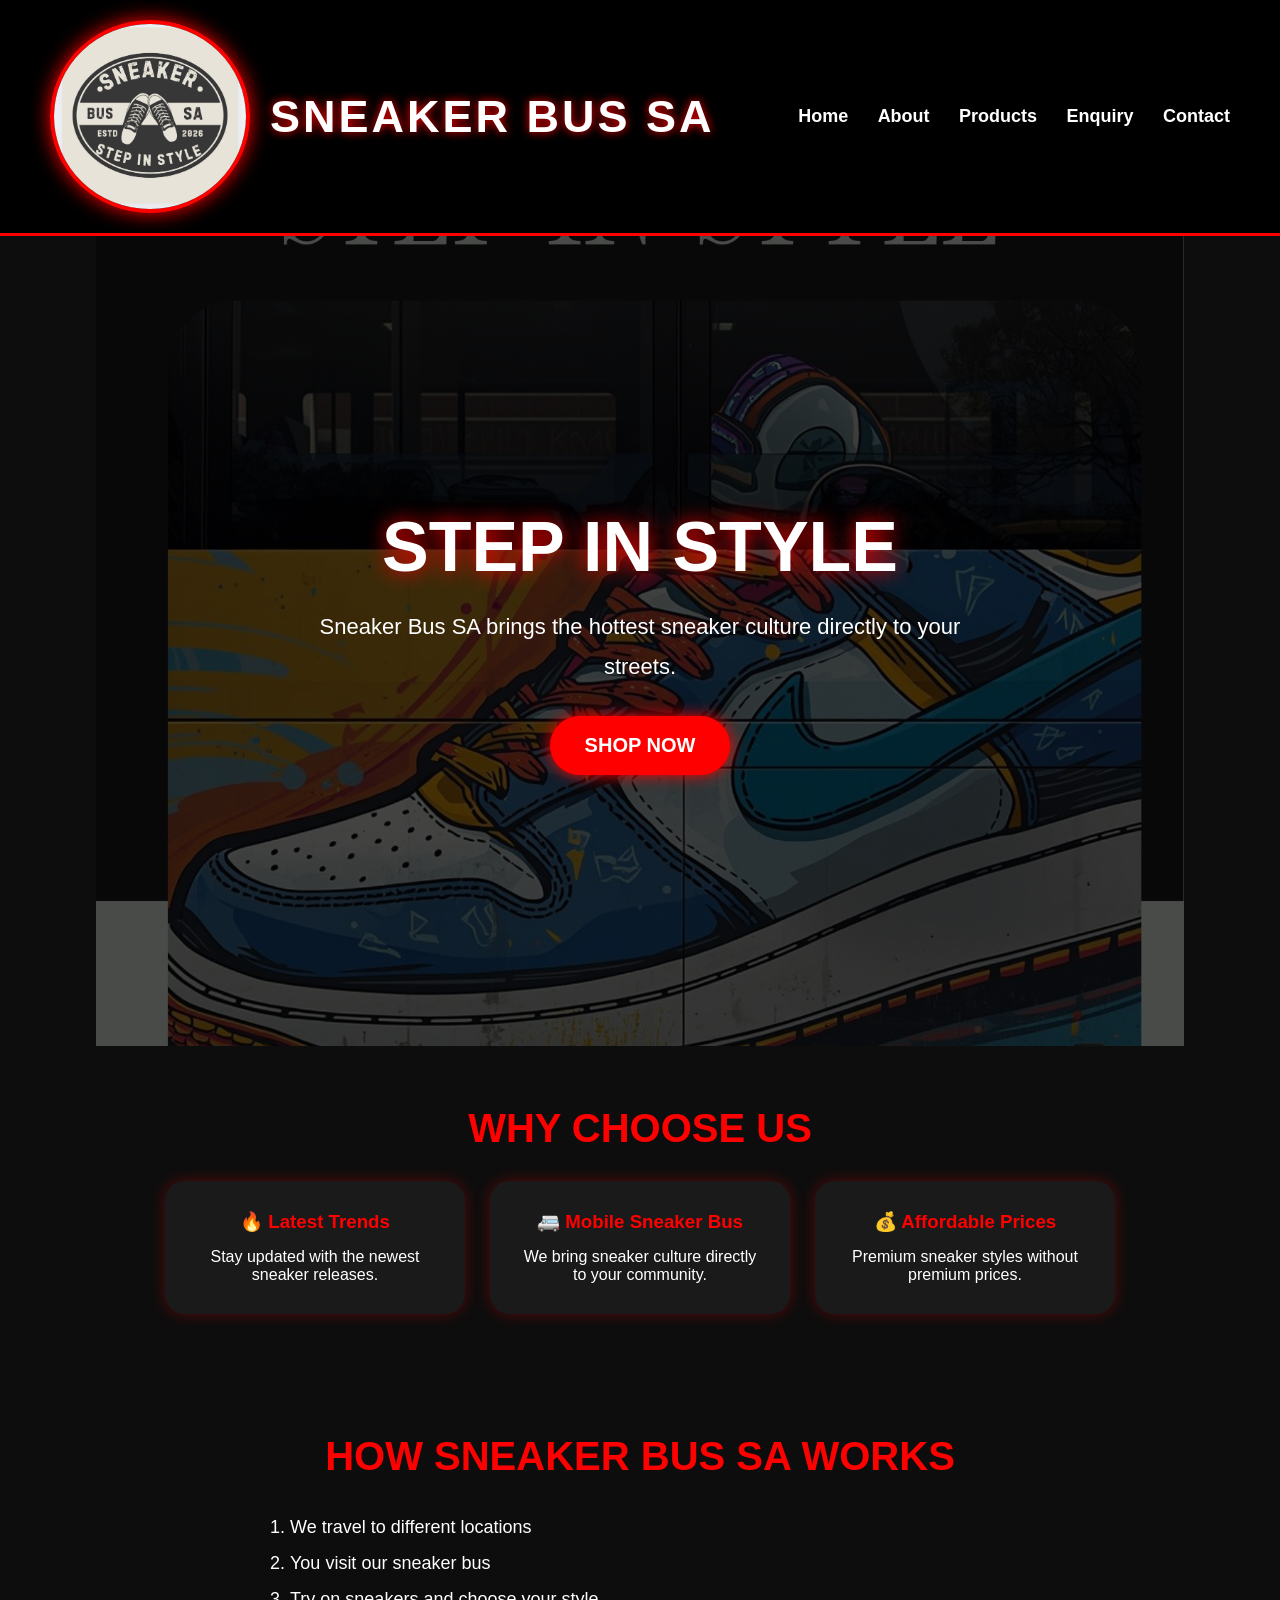
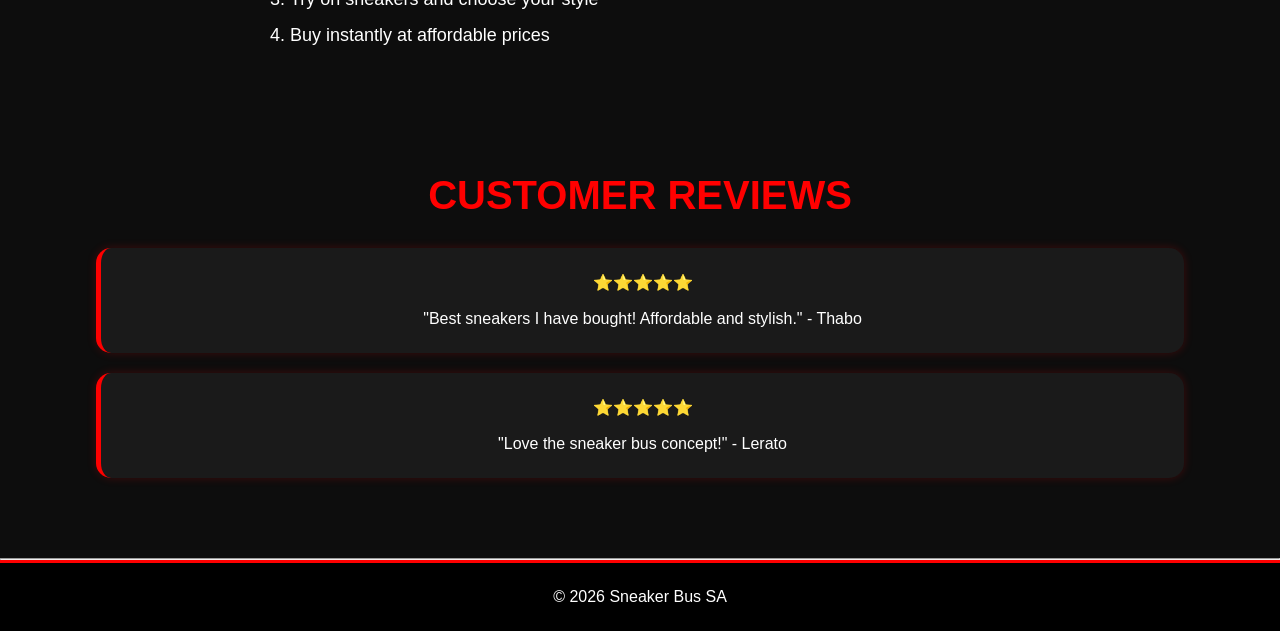
<file: index.html>
<!DOCTYPE html>
<html lang="en">
<head>
    <meta charset="UTF-8">
    <meta name="viewport" content="width=device-width, initial-scale=1.0">
    <title>Sneaker Bus SA- Home</title>
    <link rel="stylesheet" href="css/style.css">
    <meta name="description" content="Sneaker Bus SA - Affordable, stylish sneakers delivered to your community in Johannesburg.">
    <meta name="keywords" content="sneakers, affordable sneakers, South Africa, Johannesburg, Nike, Adidas, Puma">
    <meta name="author" content="Sneaker Bus SA">
    <meta property="og:title" content="Sneaker Bus SA">
    <meta property="og:description" content="Mobile sneaker store bringing the hottest styles to your streets.">
    <meta property="og:type" content="website">
</head>
<body>

<header>
     <div class="logo-title">
         
        <img src="images/a6f1ac4c-ede7-4156-9f6f-56715f5381f7.jpeg" alt="Sneaker Bus SA Logo" width="200">
        <h1>Sneaker BUS SA</h1>
    </div>
    <nav>
        <a href="index.html">Home</a> 
        <a href="about.html">About</a> 
        <a href="products.html">Products</a> 
        <a href="enquiry.html">Enquiry</a> 
        <a href="contact.html">Contact</a>
    </nav>
</header>

<main>
    

    <!-- HERO SECTION -->
    <section class="hero">

        <h2>STEP IN STYLE</h2>

        <p>
            Sneaker Bus SA brings the hottest sneaker culture 
            directly to your streets.
        </p>
        

        <a href="products.html">SHOP NOW</a>

    </section>

    <!-- WHY CHOOSE US -->
    <section>

        <h2>Why Choose Us</h2>

        <div class="card-container">

            <div class="card">
                <h3>🔥 Latest Trends</h3>
                <p>
                    Stay updated with the newest sneaker releases.
                </p>
            </div>

            <div class="card">
                <h3>🚐 Mobile Sneaker Bus</h3>
                <p>
                    We bring sneaker culture directly to your community.
                </p>
            </div>

            <div class="card">
                <h3>💰 Affordable Prices</h3>
                <p>
                    Premium sneaker styles without premium prices.
                </p>
            </div>

        </div>

    </section>

    <!-- HOW IT WORKS -->
    <section>

        <h2>How Sneaker Bus SA Works</h2>

        <ol>
            <li>We travel to different locations</li>
            <li>You visit our sneaker bus</li>
            <li>Try on sneakers and choose your style</li>
            <li>Buy instantly at affordable prices</li>
        </ol>

    </section>

    <!-- REVIEWS -->
    <section>

        <h2>Customer Reviews</h2>

        <div class="review">
            ⭐⭐⭐⭐⭐ <br><br>
            "Best sneakers I have bought! Affordable and stylish." - Thabo
        </div>

        <div class="review">
            ⭐⭐⭐⭐⭐ <br><br>
            "Love the sneaker bus concept!" - Lerato
        </div>

    </section>

</main>
<hr>
<footer>
    <p>&copy; 2026 Sneaker Bus SA</p>
</footer>

</body>
</html>
</file>
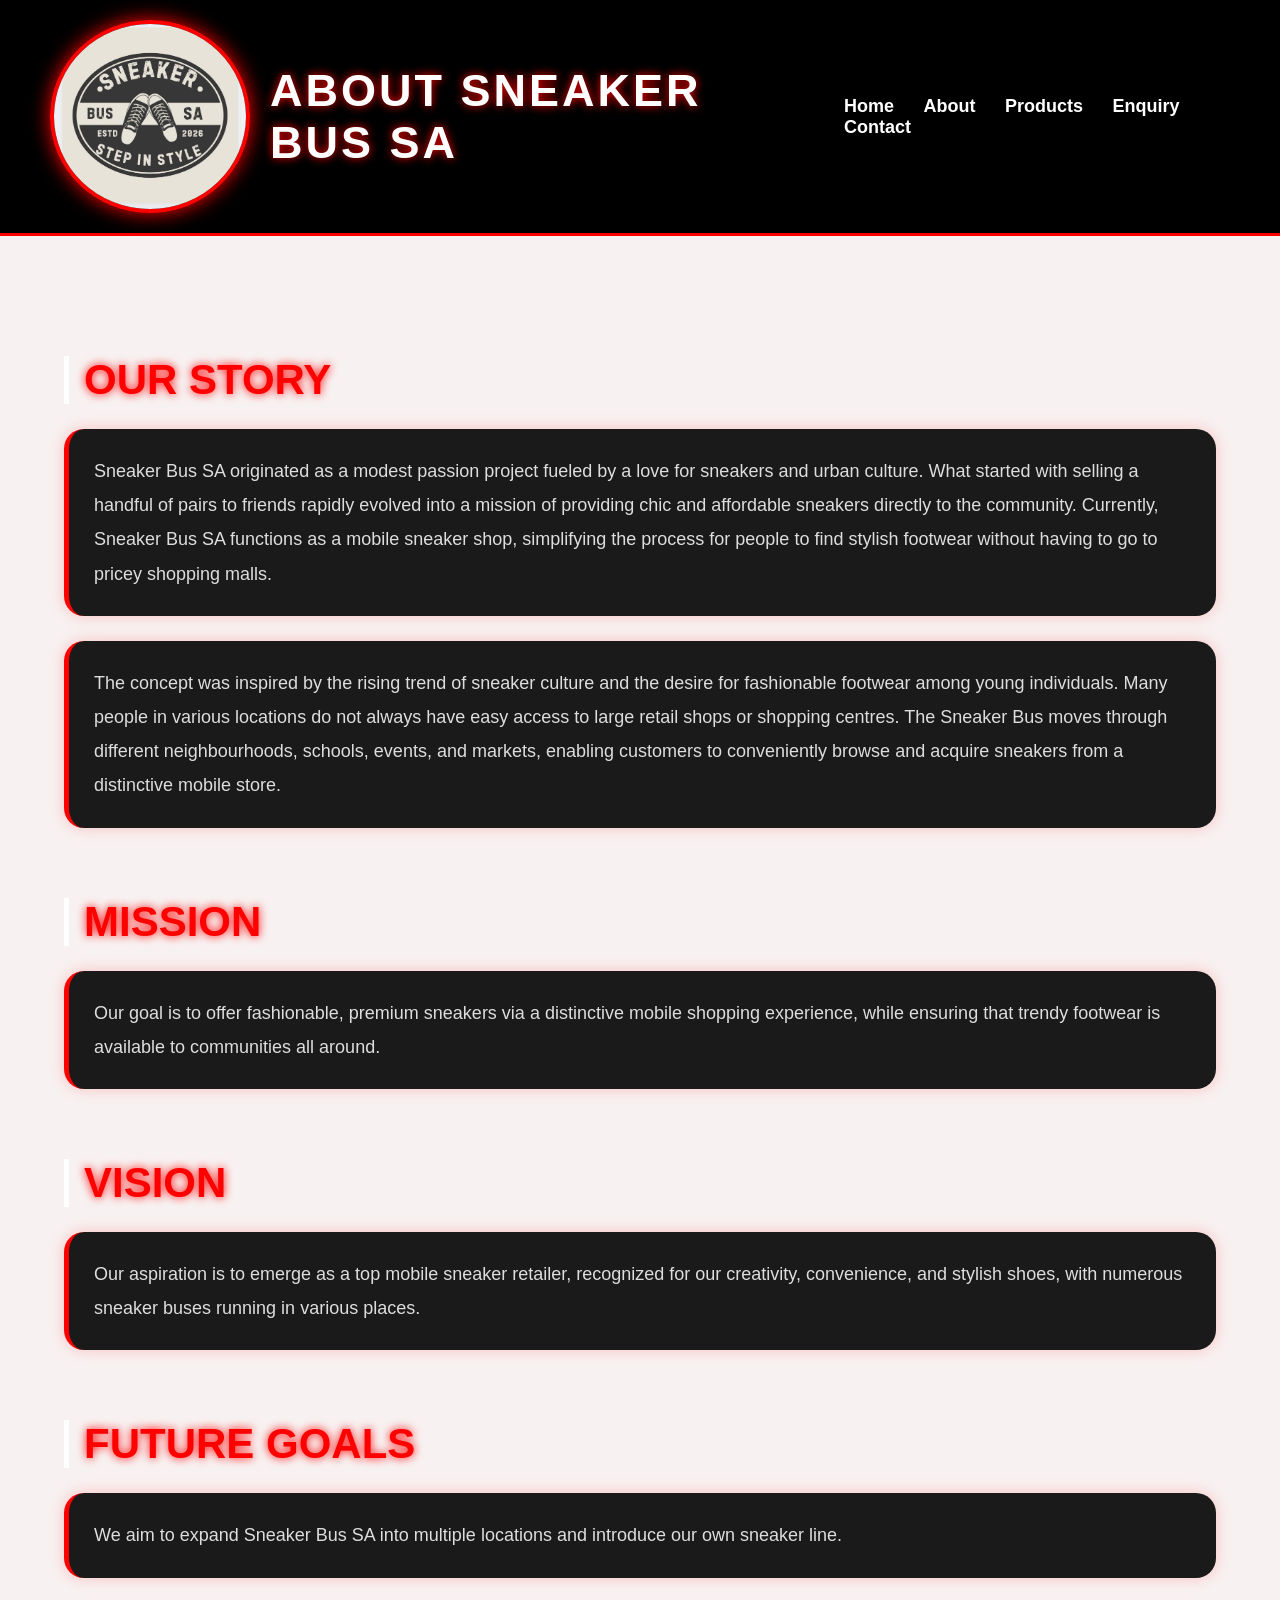
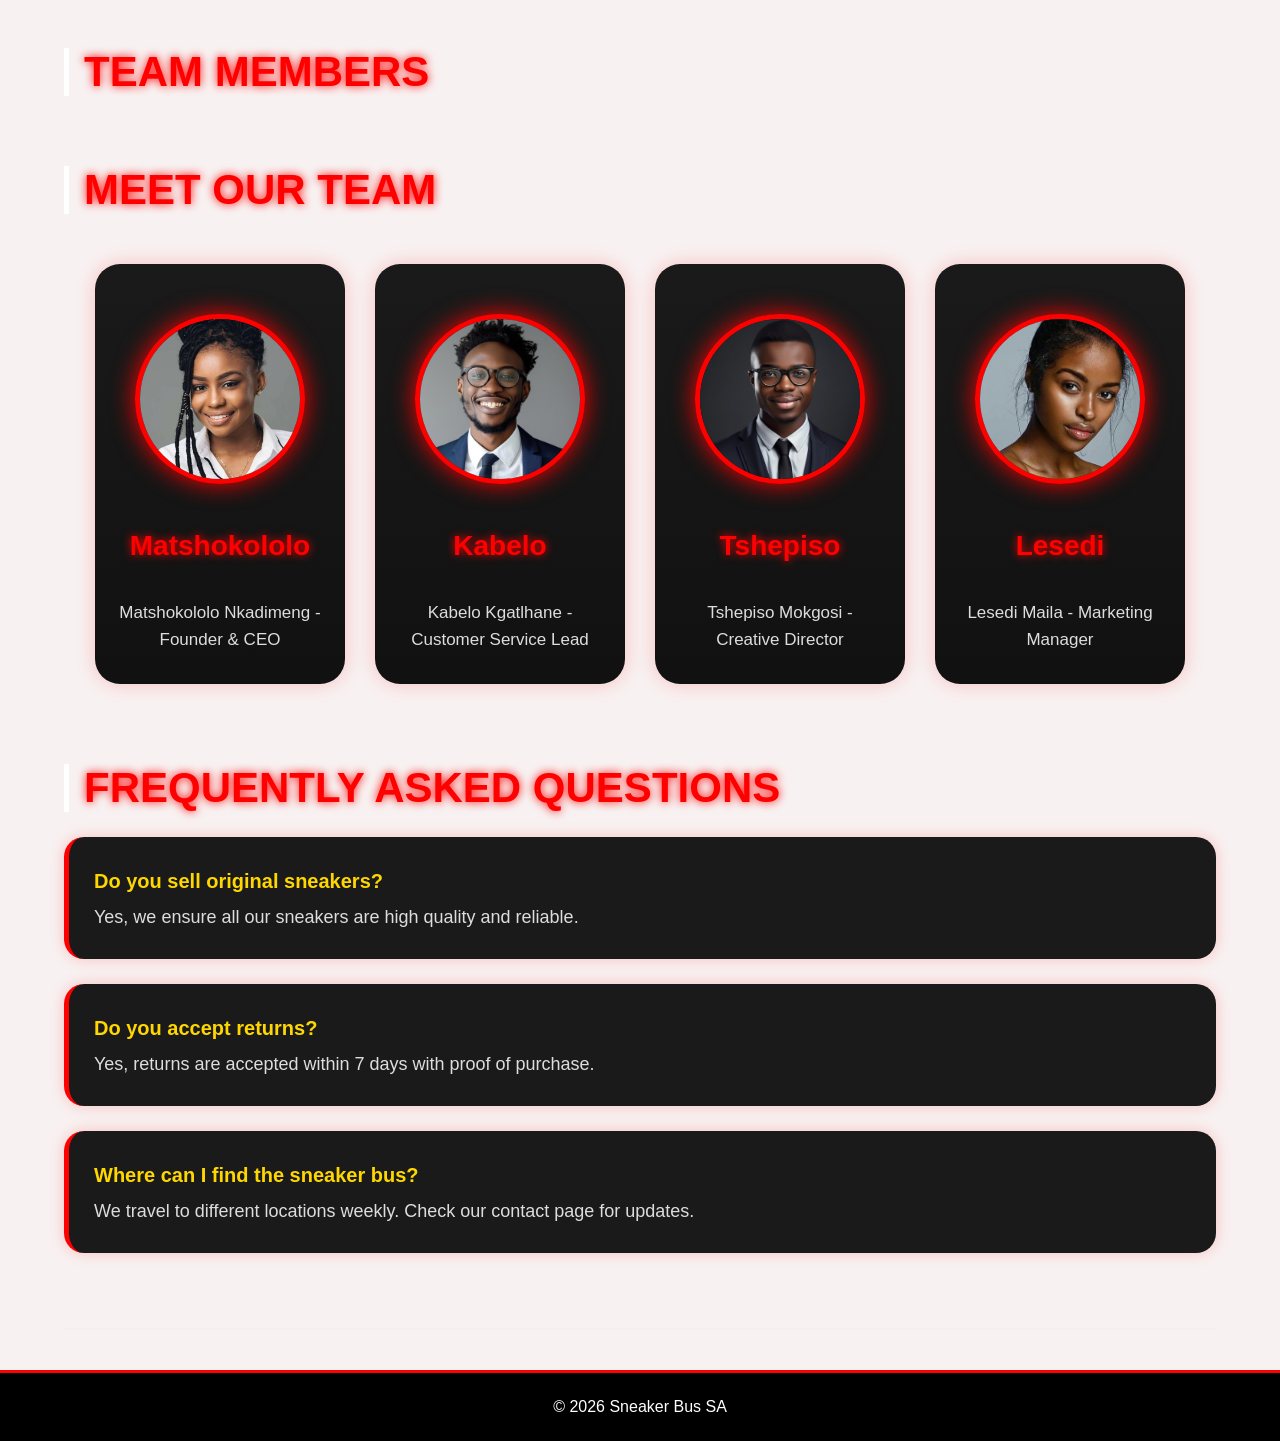
<file: about.html>
<!DOCTYPE html>
<html lang="en">
<head>
    <meta charset="UTF-8">
    <meta name="viewport" content="width=device-width, initial-scale=1.0">
    <title>About Sneaker Bus SA</title>

    <link rel="stylesheet" href="css/about.css">
    <meta name="description" content="Sneaker Bus SA - Affordable, stylish sneakers delivered to your community in Johannesburg.">
    <meta name="keywords" content="sneakers, affordable sneakers, South Africa, Johannesburg, Nike, Adidas, Puma">
    <meta name="author" content="Sneaker Bus SA">
    <meta property="og:title" content="Sneaker Bus SA">
    <meta property="og:description" content="Mobile sneaker store bringing the hottest styles to your streets.">
    <meta property="og:type" content="website">
</head>
<body>

<header>
    <div class="logo-title">
        <img src="images/a6f1ac4c-ede7-4156-9f6f-56715f5381f7.jpeg" alt="Sneaker Bus SA Logo" width="200">

        <h1>About Sneaker Bus SA</h1>
    </div>
    <nav>
        <a href="index.html">Home</a> 
        <a href="about.html">About</a> 
        <a href="products.html">Products</a> 
        <a href="enquiry.html">Enquiry</a> 
        <a href="contact.html">Contact</a>
    </nav>
</header>

<main>
    <h2>Our Story</h2>
    <p>Sneaker Bus SA originated as a modest passion project fueled by a love for sneakers and urban culture. What started with selling a handful of pairs to friends rapidly evolved into a mission of providing chic and affordable sneakers directly to the community.  
        Currently, Sneaker Bus SA functions as a mobile sneaker shop, simplifying the process for people to find stylish footwear without having to go to pricey shopping malls.</p>
    <p> The concept was inspired by the rising trend of sneaker culture and the desire for fashionable footwear among young individuals. Many people in various locations do not always have easy access to large retail shops or shopping centres. The Sneaker Bus moves through different neighbourhoods, schools, events, and markets, enabling customers to conveniently browse and acquire sneakers from a distinctive mobile store.</p>

    <h2>Mission</h2>
    <p>Our goal is to offer fashionable, premium sneakers via a distinctive mobile shopping experience, while ensuring that trendy footwear is available to communities all around.</p>

    <h2>Vision</h2>
    <p>Our aspiration is to emerge as a top mobile sneaker retailer, recognized for our creativity, convenience, and stylish shoes, with numerous sneaker buses running in various places.</p>
    <h2>Future Goals</h2>
    <p>We aim to expand Sneaker Bus SA into multiple locations and introduce our own sneaker line.</p>

    <h2>Team Members</h2>

    <h2>Meet Our Team</h2>

<div class="team-container">

    <div class="team-member">
        <img src="images/me.jpg" alt="Founder & CEO">

        <h3>Matshokololo</h3>

        <p>Matshokololo Nkadimeng - Founder & CEO</p>
    </div>

    <div class="team-member">
        <img src="images/2nd person.jpg" alt="Kabelo Kgatlhane - Customer Service Lead">

        <h3>Kabelo</h3>

        <p>Kabelo Kgatlhane - Customer Service Lead</p>
    </div>

    <div class="team-member">
        <img src="images/picture of 1 employee.jpg" alt="Tshepiso Mokgosi - Creative Director">

        <h3>Tshepiso</h3>

        <p>Tshepiso Mokgosi - Creative Director</p>
    </div>
    <div class="team-member">
        <img src="images/female employee.jpg" alt="Lesedi Maila - Marketing Manager">

        <h3>Lesedi</h3>

        <p>Lesedi Maila - Marketing Manager</p>
    </div>

</div>
    

    <h2>Frequently Asked Questions</h2>

    <p><strong>Do you sell original sneakers?</strong>
        <br>Yes, we ensure all our sneakers are high quality and reliable.</p>
    <p><strong>Do you accept returns?</strong>
        <br>Yes, returns are accepted within 7 days with proof of purchase.</p>
    <p><strong>Where can I find the sneaker bus?</strong>
        <br>We travel to different locations weekly. Check our contact page for updates.</p>
</main>
<hr>
<footer>
    <p>&copy; 2026 Sneaker Bus SA</p>
</footer>

</body>
</html>
</file>
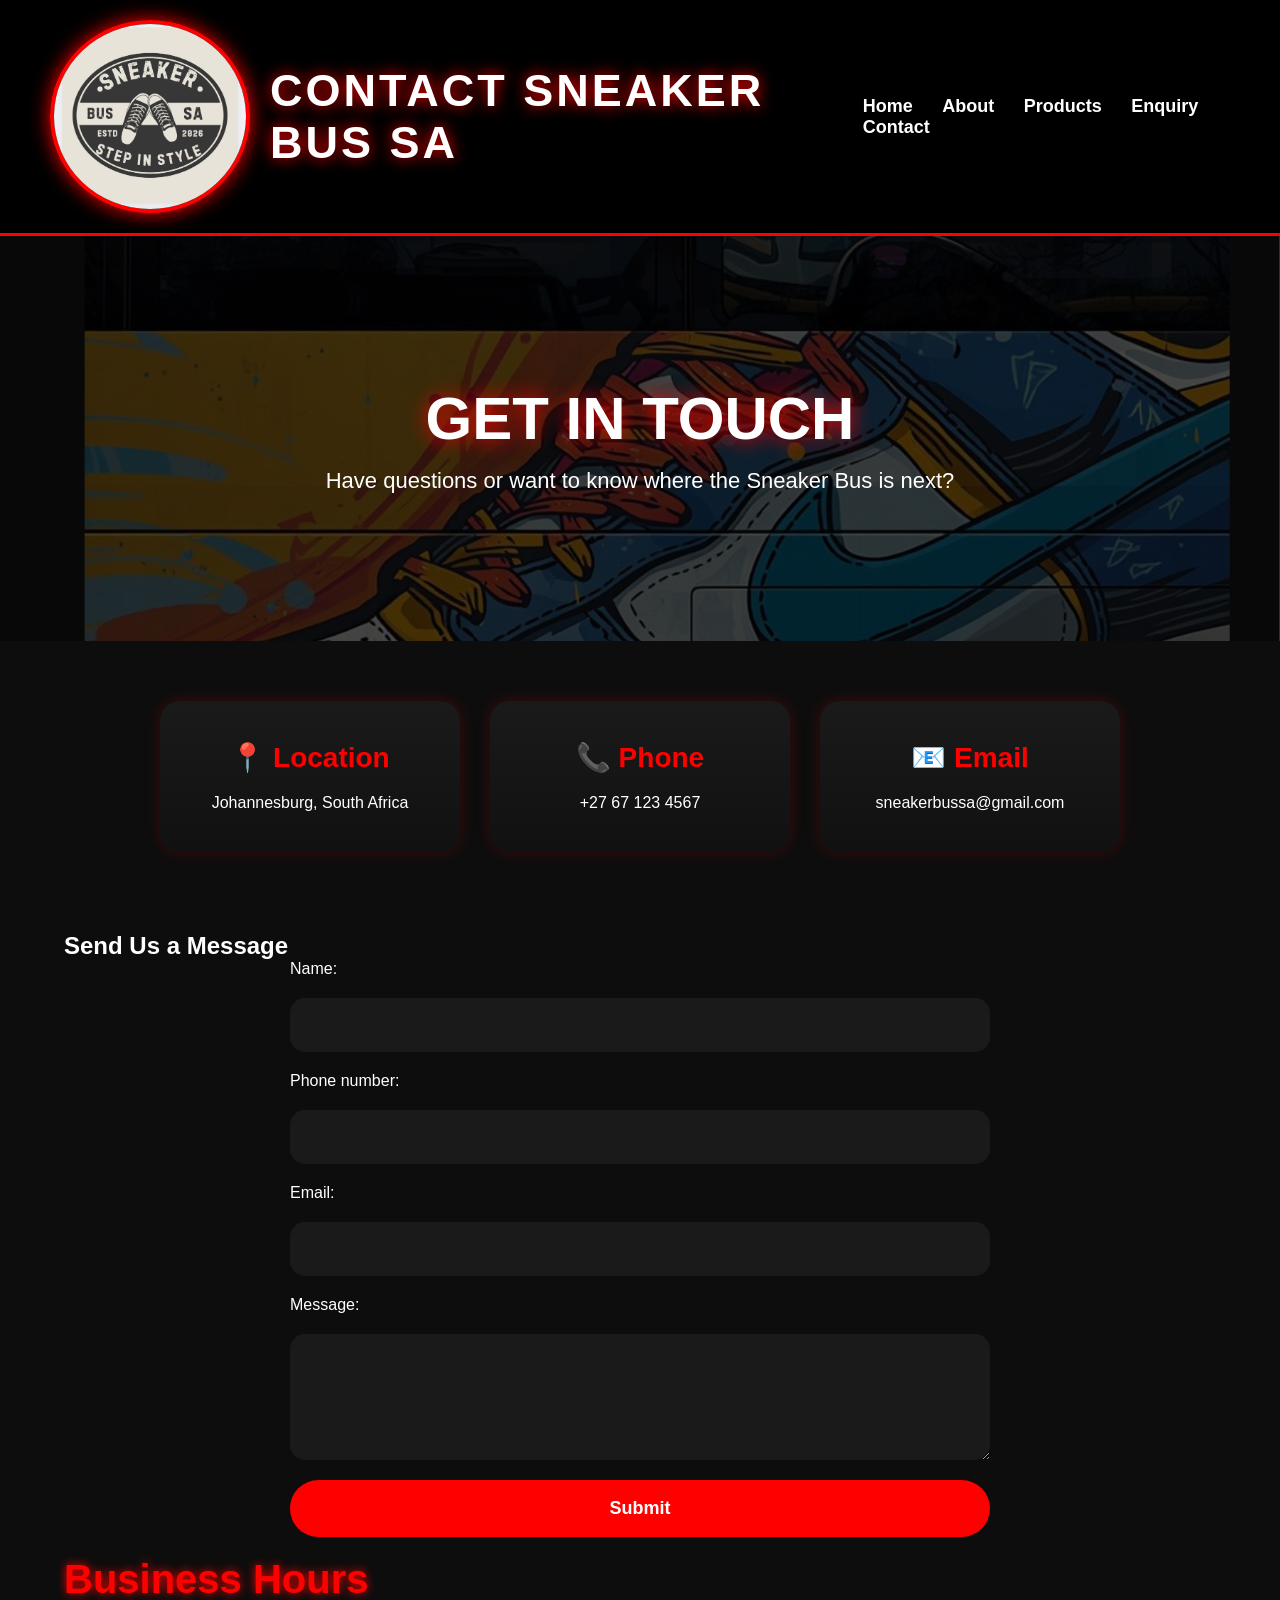
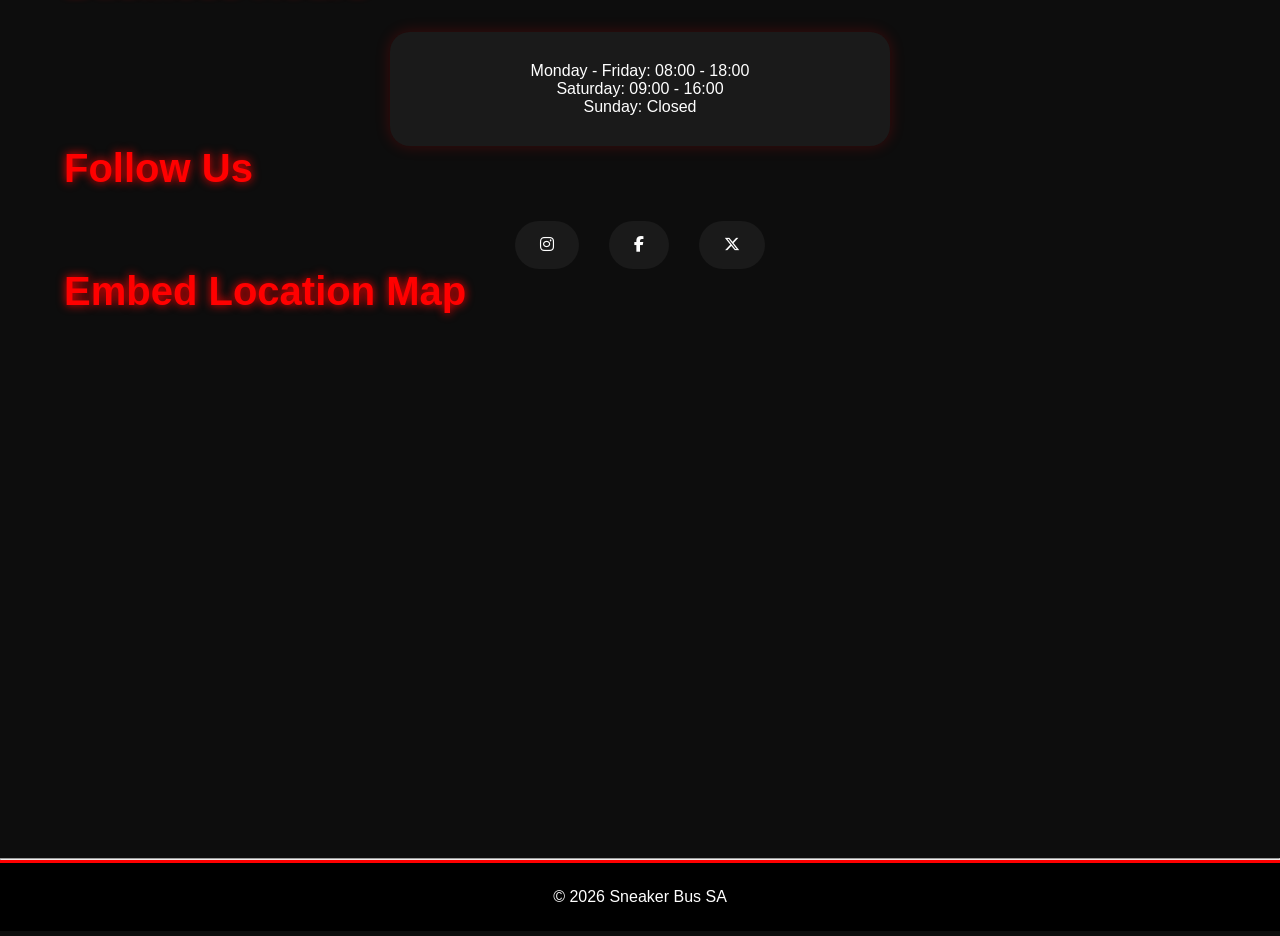
<file: contact.html>
<!DOCTYPE html>
<html lang="en">
<head>
    <meta charset="UTF-8">
    <meta name="viewport" content="width=device-width, initial-scale=1.0">
    <title>Contact Sneaker Bus SA</title>
    <link rel="stylesheet" href="css/contact.css">
    <link rel="stylesheet" href="https://cdnjs.cloudflare.com/ajax/libs/font-awesome/6.5.1/css/all.min.css">
    <meta name="description" content="Sneaker Bus SA - Affordable, stylish sneakers delivered to your community in Johannesburg.">
    <meta name="keywords" content="sneakers, affordable sneakers, South Africa, Johannesburg, Nike, Adidas, Puma">
    <meta name="author" content="Sneaker Bus SA">
    <meta property="og:title" content="Sneaker Bus SA">
    <meta property="og:description" content="Mobile sneaker store bringing the hottest styles to your streets.">
    <meta property="og:type" content="website">
</head>
<body>

<header> 
    <div class="logo-title">
        <img src="images/a6f1ac4c-ede7-4156-9f6f-56715f5381f7.jpeg" alt="Sneaker Bus SA Logo" width="200">
        <h1>Contact Sneaker Bus SA</h1>
    </div>
    <nav>
        <a href="index.html">Home</a> 
        <a href="about.html">About</a> 
        <a href="products.html">Products</a> 
        <a href="enquiry.html">Enquiry</a> 
        <a href="contact.html">Contact</a>
    </nav>
</header>

<section class="contact-hero">

    <h2>GET IN TOUCH</h2>

    <p>
        Have questions or want to know where the Sneaker Bus is next?
    </p>

</section>

<main>

    <!-- CONTACT INFO -->
    <div class="contact-container">

        <div class="contact-card">

            <h3>📍 Location</h3>

            <p>Johannesburg, South Africa</p>

        </div>

        <div class="contact-card">

            <h3>📞 Phone</h3>

            <p>+27 67 123 4567</p>

        </div>

        <div class="contact-card">

            <h3>📧 Email</h3>

            <p>sneakerbussa@gmail.com</p>

        </div>

    </div>

    <!-- CONTACT FORM -->
    <section class="contact-form-section">

        <h2>Send Us a Message</h2>

        <form id="contactForm">

            <label for="name">Name:</label>
            <input type="text" id="name" name="name" required>

            <label for="phone">Phone number:</label>
            <input type="text" id="phone" name="phone" required>

            <label for="email">Email:</label>
            <input type="email" id="email" name="email" required>

            <label for="message">Message:</label>
            <textarea id="message" name="message" rows="5" required></textarea>

            <button type="submit">Submit</button>

            <p id="contact-message-box"></p>

        </form> 

    
        <!-- BUSINESS HOURS -->
    <section class="hours-section">

        <h2>Business Hours</h2>

        <div class="hours-card">

            <p>Monday - Friday: 08:00 - 18:00</p>
            <p>Saturday: 09:00 - 16:00</p>
            <p>Sunday: Closed</p>

        </div>

    </section>
<!--socials --> 
    <section class="social-section">

        <h2>Follow Us</h2>

    <div class="socials">
    
        
        <a href="https://www.instagram.com/" target="_blank">
        <i class="fab fa-instagram"></i>
        </a>
        
        <a href="https://www.facebook.com/" target="_blank">
        <i class="fab fa-facebook-f"></i>
        </a>
        <a href="https://twitter.com/" target="_blank">
        <i class="fab fa-x-twitter"></i>        </a>

    </div>

      

    
    <h2>Embed Location Map</h2>
    <iframe src="https://www.google.com/maps/embed?pb=!4v1776287832448!6m8!1m7!1suyOn0o4jxGA5sGCMELHsdQ!2m2!1d-26.26639042580132!2d27.97836085037738!3f350.65582!4f0!5f0.7820865974627469" width="600" height="450" style="border:0;" allowfullscreen="" loading="lazy" referrerpolicy="no-referrer-when-downgrade"></iframe>

</main>
</section>
<hr>
<footer>
    
    <p>&copy; 2026 Sneaker Bus SA</p>
</footer>
<script src="js/script.js"></script>
</body>
</html>
</file>
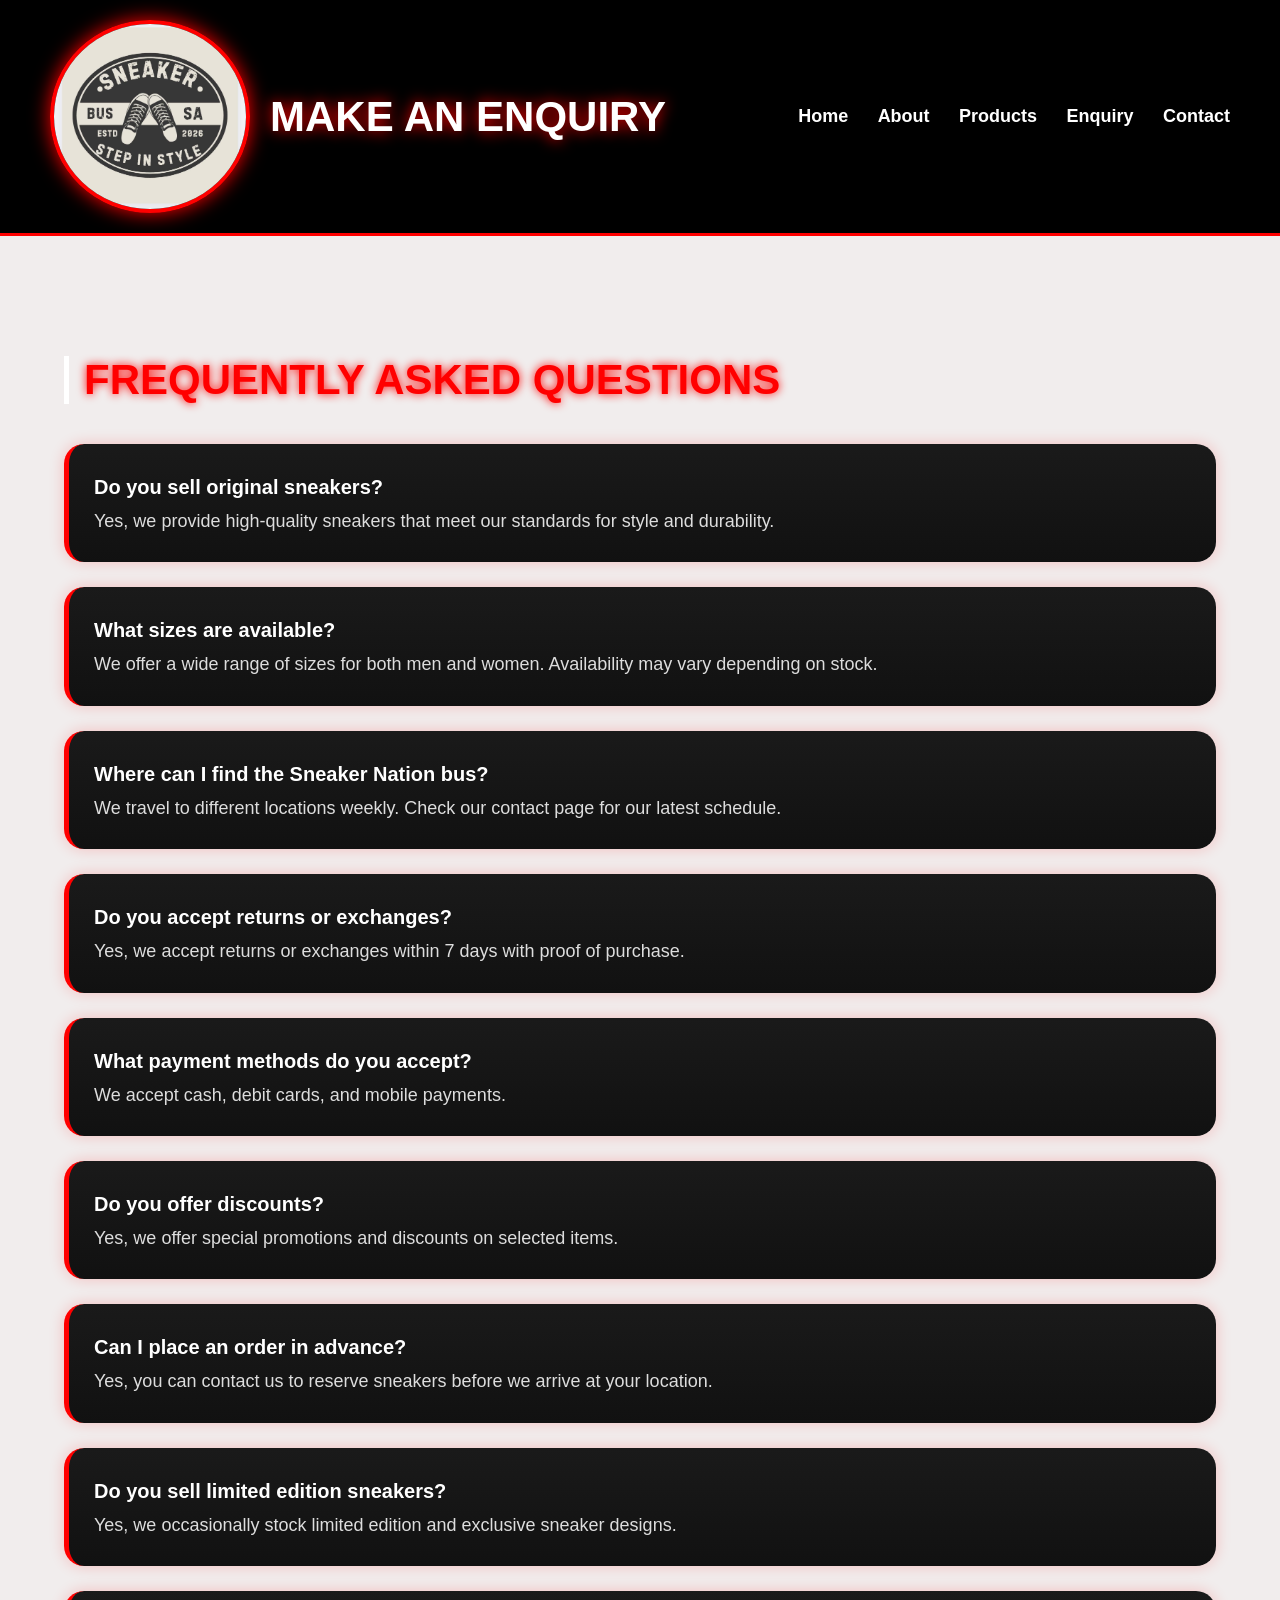
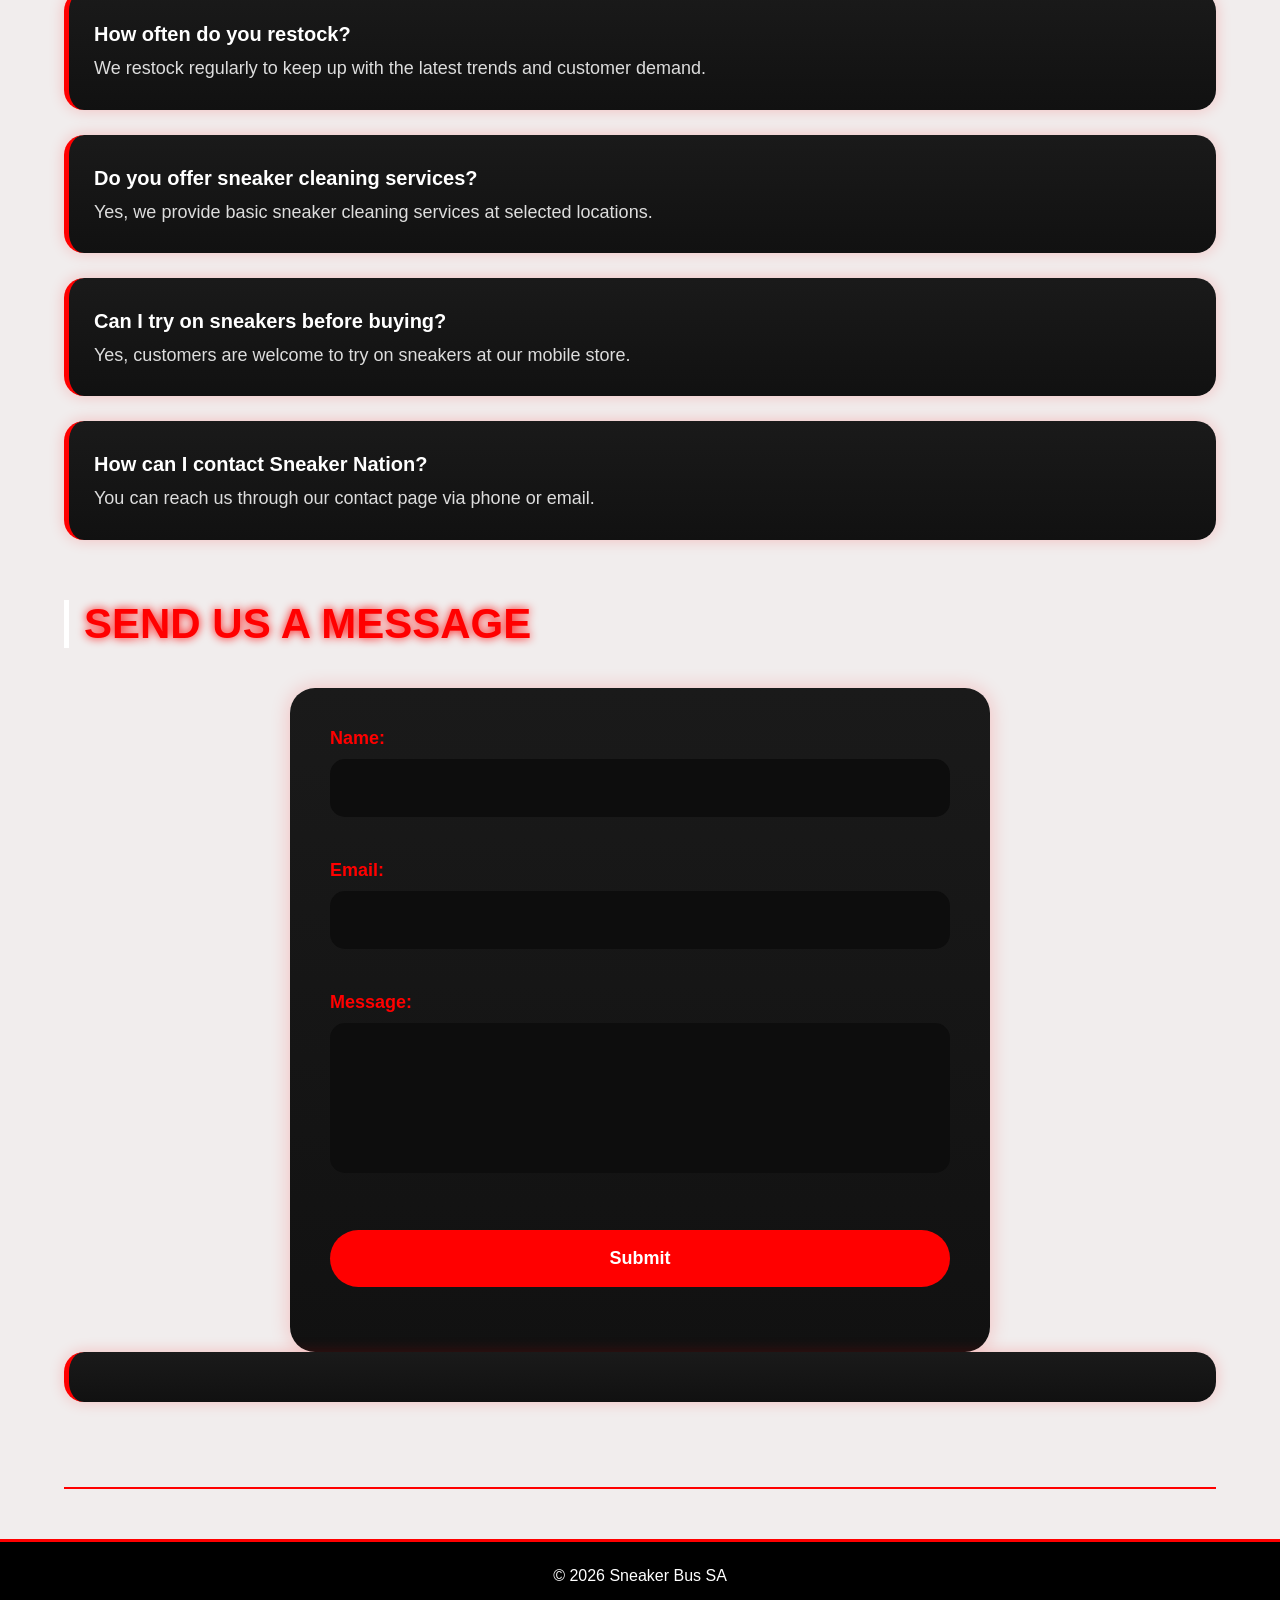
<file: enquiry.html>
<!DOCTYPE html>
<html lang="en">
<head>
    <meta charset="UTF-8">
    <meta name="viewport" content="width=device-width, initial-scale=1.0">
    <title>Enquiry</title>
    <link rel="stylesheet" href="css/enquiry.css">
    <meta name="description" content="Sneaker Bus SA - Affordable, stylish sneakers delivered to your community in Johannesburg.">
    <meta name="keywords" content="sneakers, affordable sneakers, South Africa, Johannesburg, Nike, Adidas, Puma">
    <meta name="author" content="Sneaker Bus SA">
    <meta property="og:title" content="Sneaker Bus SA">
    <meta property="og:description" content="Mobile sneaker store bringing the hottest styles to your streets.">
    <meta property="og:type" content="website">
</head>
<body>

<header>
    <div class="logo-title">
        <img src="images/a6f1ac4c-ede7-4156-9f6f-56715f5381f7.jpeg" alt="Sneaker Bus SA Logo" width="200">
        <h1>Make an Enquiry</h1>
    </div>
    <nav>
        <a href="index.html">Home</a> 
        <a href="about.html">About</a> 
        <a href="products.html">Products</a> 
        <a href="enquiry.html">Enquiry</a> 
        <a href="contact.html">Contact</a>
    </nav>
</header>

<main>
    <h2>Frequently Asked Questions</h2>
    
    <p><strong>Do you sell original sneakers?</strong>
        <br>Yes, we provide high-quality sneakers that meet our standards for style and durability.</p>

    <p><strong>What sizes are available?</strong>
        <br>We offer a wide range of sizes for both men and women. Availability may vary depending on stock.</p>

    <p><strong>Where can I find the Sneaker Nation bus?</strong>
        <br>We travel to different locations weekly. Check our contact page for our latest schedule.</p>

    <p><strong>Do you accept returns or exchanges?</strong>
        <br>Yes, we accept returns or exchanges within 7 days with proof of purchase.</p>

    <p><strong>What payment methods do you accept?</strong>
        <br>We accept cash, debit cards, and mobile payments.</p>

    <p><strong>Do you offer discounts?</strong>
        <br>Yes, we offer special promotions and discounts on selected items.</p>

    <p><strong>Can I place an order in advance?</strong>
        <br>Yes, you can contact us to reserve sneakers before we arrive at your location.</p>

    <p><strong>Do you sell limited edition sneakers?</strong>
        <br>Yes, we occasionally stock limited edition and exclusive sneaker designs.</p>

    <p><strong>How often do you restock?</strong>
        <br>We restock regularly to keep up with the latest trends and customer demand.</p>

    <p><strong>Do you offer sneaker cleaning services?</strong>
        <br>Yes, we provide basic sneaker cleaning services at selected locations.</p>

    <p><strong>Can I try on sneakers before buying?</strong>
        <br>Yes, customers are welcome to try on sneakers at our mobile store.</p>

    <p><strong>How can I contact Sneaker Nation?</strong>
        <br>You can reach us through our contact page via phone or email.</p>
    
    <h2>Send Us a Message</h2>

<form id="enquiryForm">

    <label>Name:</label><br>
    <input type="text" id="name"><br><br>

    <label>Email:</label><br>
    <input type="email" id="email"><br><br>

    <label>Message:</label><br>
    <textarea id="message"></textarea><br><br>

    <input type="submit" value="Submit">

</form>

<p id="message-box"></p>

<script src="js/script.js"></script>
</main>
<hr>
<footer>
    <p>&copy; 2026 Sneaker Bus SA</p>
</footer>

</body>
</html>
</file>
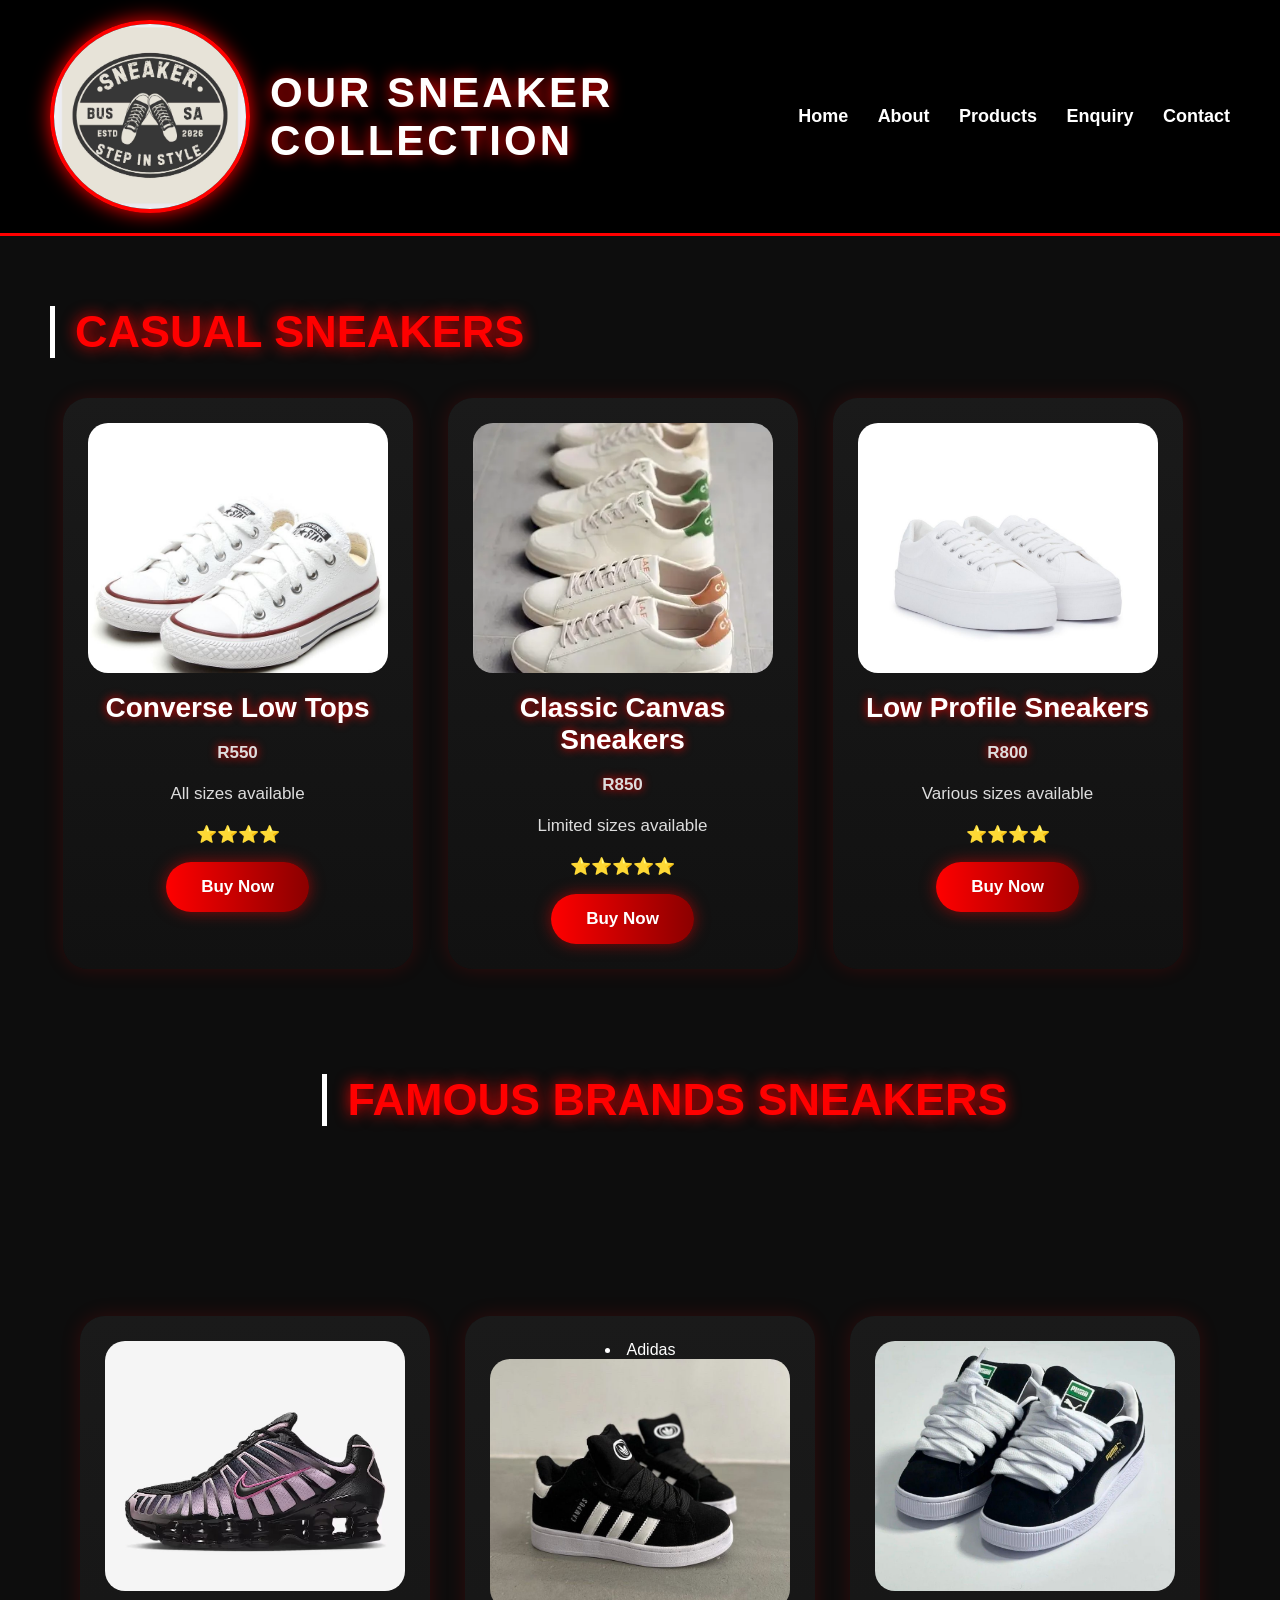
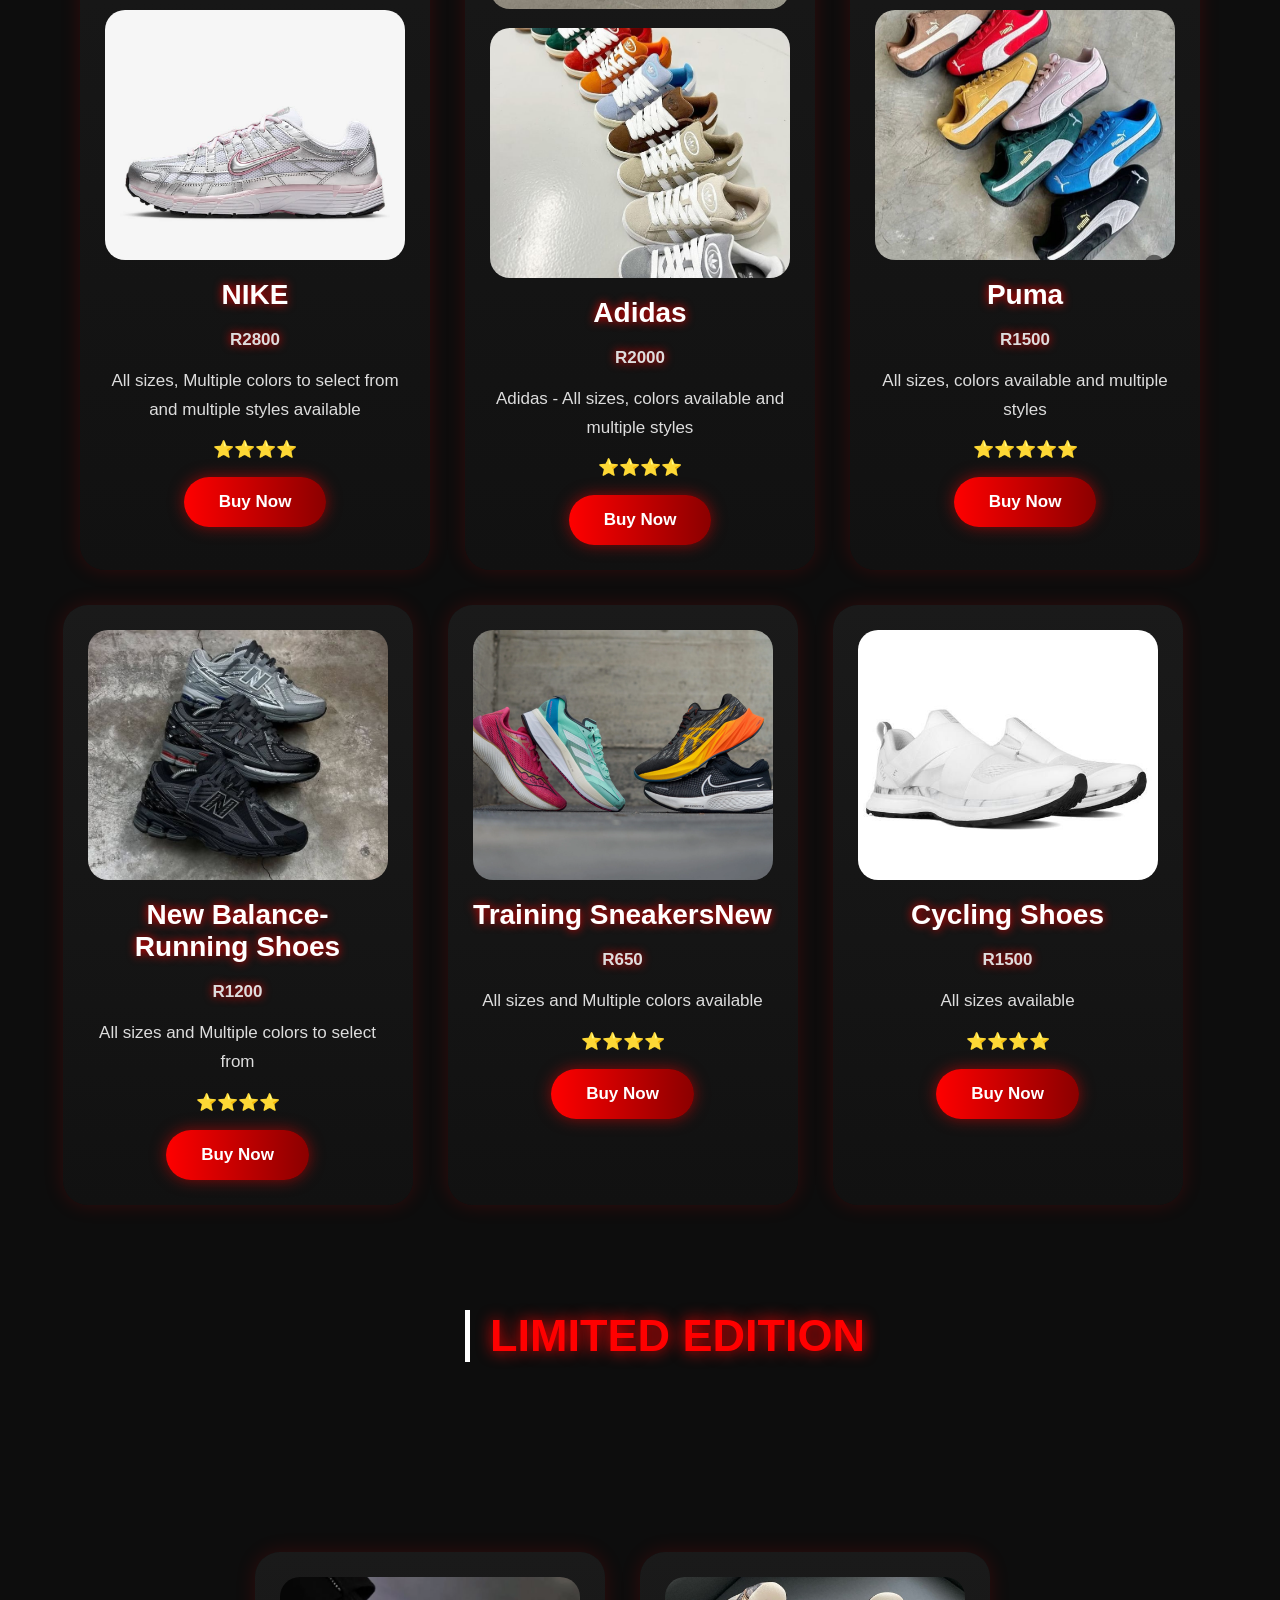
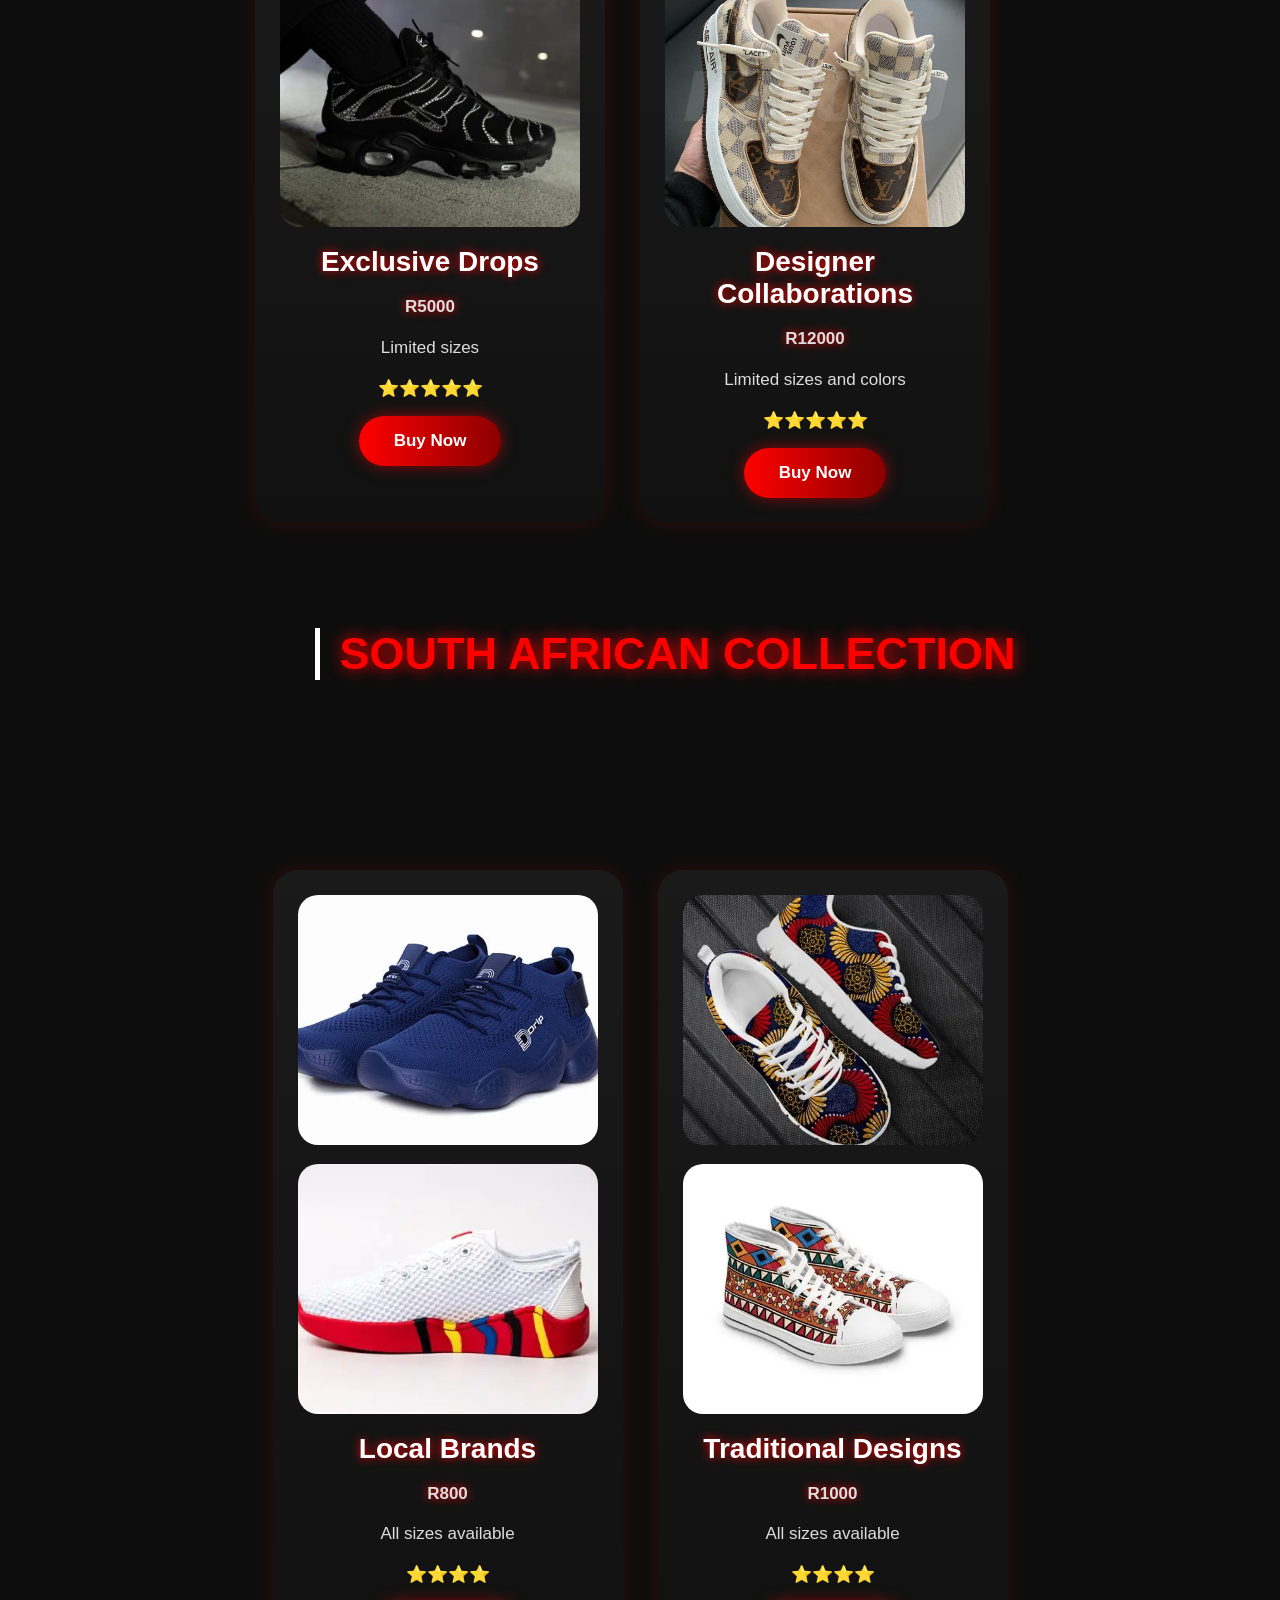
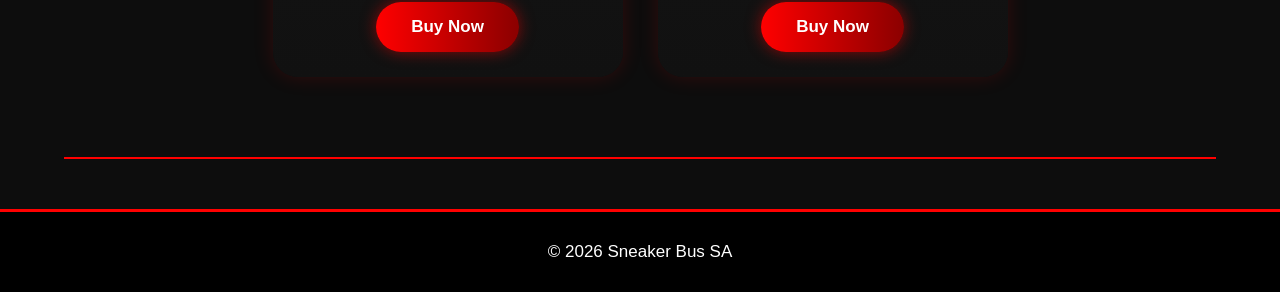
<file: product.html>
<!DOCTYPE html>
<html lang="en">
<head>
    <meta charset="UTF-8">
    <meta name="viewport" content="width=device-width, initial-scale=1.0">
    <title>Our Sneakers</title>
    <link rel="stylesheet" href="productss.css">
</head>
<body>

<header>
    <img src="images/a6f1ac4c-ede7-4156-9f6f-56715f5381f7.jpeg" alt="Sneaker Bus SA Logo" width="200">
    <h1>Our Sneaker Collection</h1>
    <nav>
        <a href="index.html">Home</a> 
        <a href="about.html">About</a> 
        <a href="product.html">Products</a> 
        <a href="enquiry.html">Enquiry</a> 
        <a href="contact.html">Contact</a>
    </nav>
</header>

<h2 class="section-title">Casual Sneakers</h2>

<div class="product-container">

    <div class="product-card">

        <img src="images/CONVERSE LOW.jpg" alt="Converse">

        <h3>Converse Low Tops</h3>

        <p class="price">R550</p>

        <p>All sizes available</p>

        <p class="rating">⭐⭐⭐⭐</p>

        <button>Buy Now</button>

    </div>

    <div class="product-card">

        <img src="images/casual.webp" alt="Canvas Sneakers">

        <h3>Classic Canvas Sneakers</h3>

        <p class="price">R850</p>

        <p>Limited sizes available</p>

        <p class="rating">⭐⭐⭐⭐⭐</p>

        <button>Buy Now</button>

    </div>

    <div class="product-card">

        <img src="images/no name brand.jpg" alt="Low Profile Sneakers">

        <h3>Low Profile Sneakers</h3>

        <p class="price">R800</p>

        <p>Various sizes available</p>
        <p class="rating">⭐⭐⭐⭐</p>

        <button>Buy Now</button>

    </div>
    <br>
    <h2 class="section-title">Famous brands Sneakers</h2>
    <div class="product-container"></div>
    <div class="product-card">

        <img src="images/NIKE SHOX TL R2800.jpg" alt="Sneaker Collection" width="400"> <img src="images/R2500.jpg" alt="Sneaker Collection" width="400">

        <h3>NIKE</h3>

        <p class="price">R2800</p>

        <p>All sizes, Multiple colors to select from and multiple styles available</p>

        <p class="rating">⭐⭐⭐⭐</p>

        <button>Buy Now</button>

    </div>
    <div class="product-card">

        <li>Adidas</li>
        <img src="images/CAMPUS.jpg" alt="Sneaker Collection" width="400">
        <img src="images/CAMPUS SELECTION OF COLOURS.jpg" alt="Sneaker Collection" width="400">
        <h3>Adidas</h3>
        <p class="price">R2000</p>
        <p>Adidas - All sizes, colors available and multiple styles</p>
        <p class="rating">⭐⭐⭐⭐</p>

        <button>Buy Now</button>

    </div>
    <div class="product-card">

        <img src="images/PUMA.jpg" alt="Sneaker Collection" width="400"> <img src="images/f74e0b5b8afcf51f62dbe2d0cff85b66.jpg" alt="Sneaker Collection" width="400">
        <h3>Puma</h3>
        <p class="price">R1500</p>
        <p> All sizes, colors available and multiple styles</p>
        <p class="rating">⭐️⭐️⭐️⭐️⭐️</p>

        <button>Buy Now</button>

    </div>
        

    <div class="product-card">
        <img src="images/NEW BALANCE SELECTION.jpg" alt="sneaker collection" width="400">
        <h3>New Balance- Running Shoes</h3>
        <p class="price">R1200</p>
        <p> All sizes and Multiple colors to select from</p>
        <p class="rating">⭐️⭐️⭐️⭐️</p>

        <button>Buy Now</button>

    </div>
    <div class="product-card">
        <img src="images/womenvmenhero-19925083-main.webp" alt="Sneaker Collection" width="400">
        <h3>Training SneakersNew </h3>
        <p class="price">R650</p>
        <p> All sizes and Multiple colors available</p>
        <p class="rating">⭐️⭐️⭐️⭐️</p>

        <button>Buy Now</button>

    </div>
    <div class="product-card">
        
        <img src="images/cycling.jpg" alt="Sneaker Collection" width="400">
        <h3>Cycling Shoes</h3>
        <p class="price">R1500</p>
        <p> All sizes available</p>
        <p class="rating">⭐️⭐️⭐️⭐️</p>

        <button>Buy Now</button>

    </div>
    <br>
       
    <h2 class="section-title">Limited Edition</h2>
    <div class="product-container"></div>

     <div class="product-card">
        <img src="images/SWAROVSKI NIKE AIR MAX PLUS MOONLIGHT R5000.jpg" alt="Sneaker Collection" width="300">
        <h3>Exclusive Drops</h3>
        <p class="price">R5000</p>
        <p> Limited sizes</p>
        <p class="rating">⭐️⭐️⭐️⭐️⭐️</p>

        <button>Buy Now</button>

    </div>
    <div class="product-card"> 
        <img src="images/limited colab.jpg" alt="Sneaker Collection" width="300">
        <h3>Designer Collaborations</h3>
        <p class="price">R12000</p>
        <p> Limited sizes and colors</p>
        <p class="rating">⭐️⭐️⭐️⭐️⭐️</p>

        <button>Buy Now</button>
    </div>
    <br>
    <h2 class="section-title">South African Collection</h2>
    <div class="product-container"></div>

    <div class="product-card"> 
        <img src="images/SA local brand.jpg" alt="Sneaker Collection" width="300"> 
        <img src="images/BATHU SNEAKER.webp" alt="sneaker collection" width="300">
        <h3>Local Brands</h3>
        <p class="price">R800</p>
        <p> All sizes available</p>
        <p class="rating">⭐️⭐️⭐️⭐️</p>

        <button>Buy Now</button>

    </div>
    <div class="product-card"> 
        <img src="images/another traditional.webp" alt="Sneaker Collection" width="300"> 
        <img src="images/traditional.webp" alt="Sneaker Collection" width="300">
        <h3>Traditional Designs</h3>
        <p class="price">R1000</p>
        <p> All sizes available</p>
        <p class="rating">⭐️⭐️⭐️⭐️</p>

        <button>Buy Now</button>

    </div>
</div>



</div>
<hr>
<footer>
    <p>&copy; 2026 Sneaker Bus SA</p>
</footer>

</body>
</html>
</file>
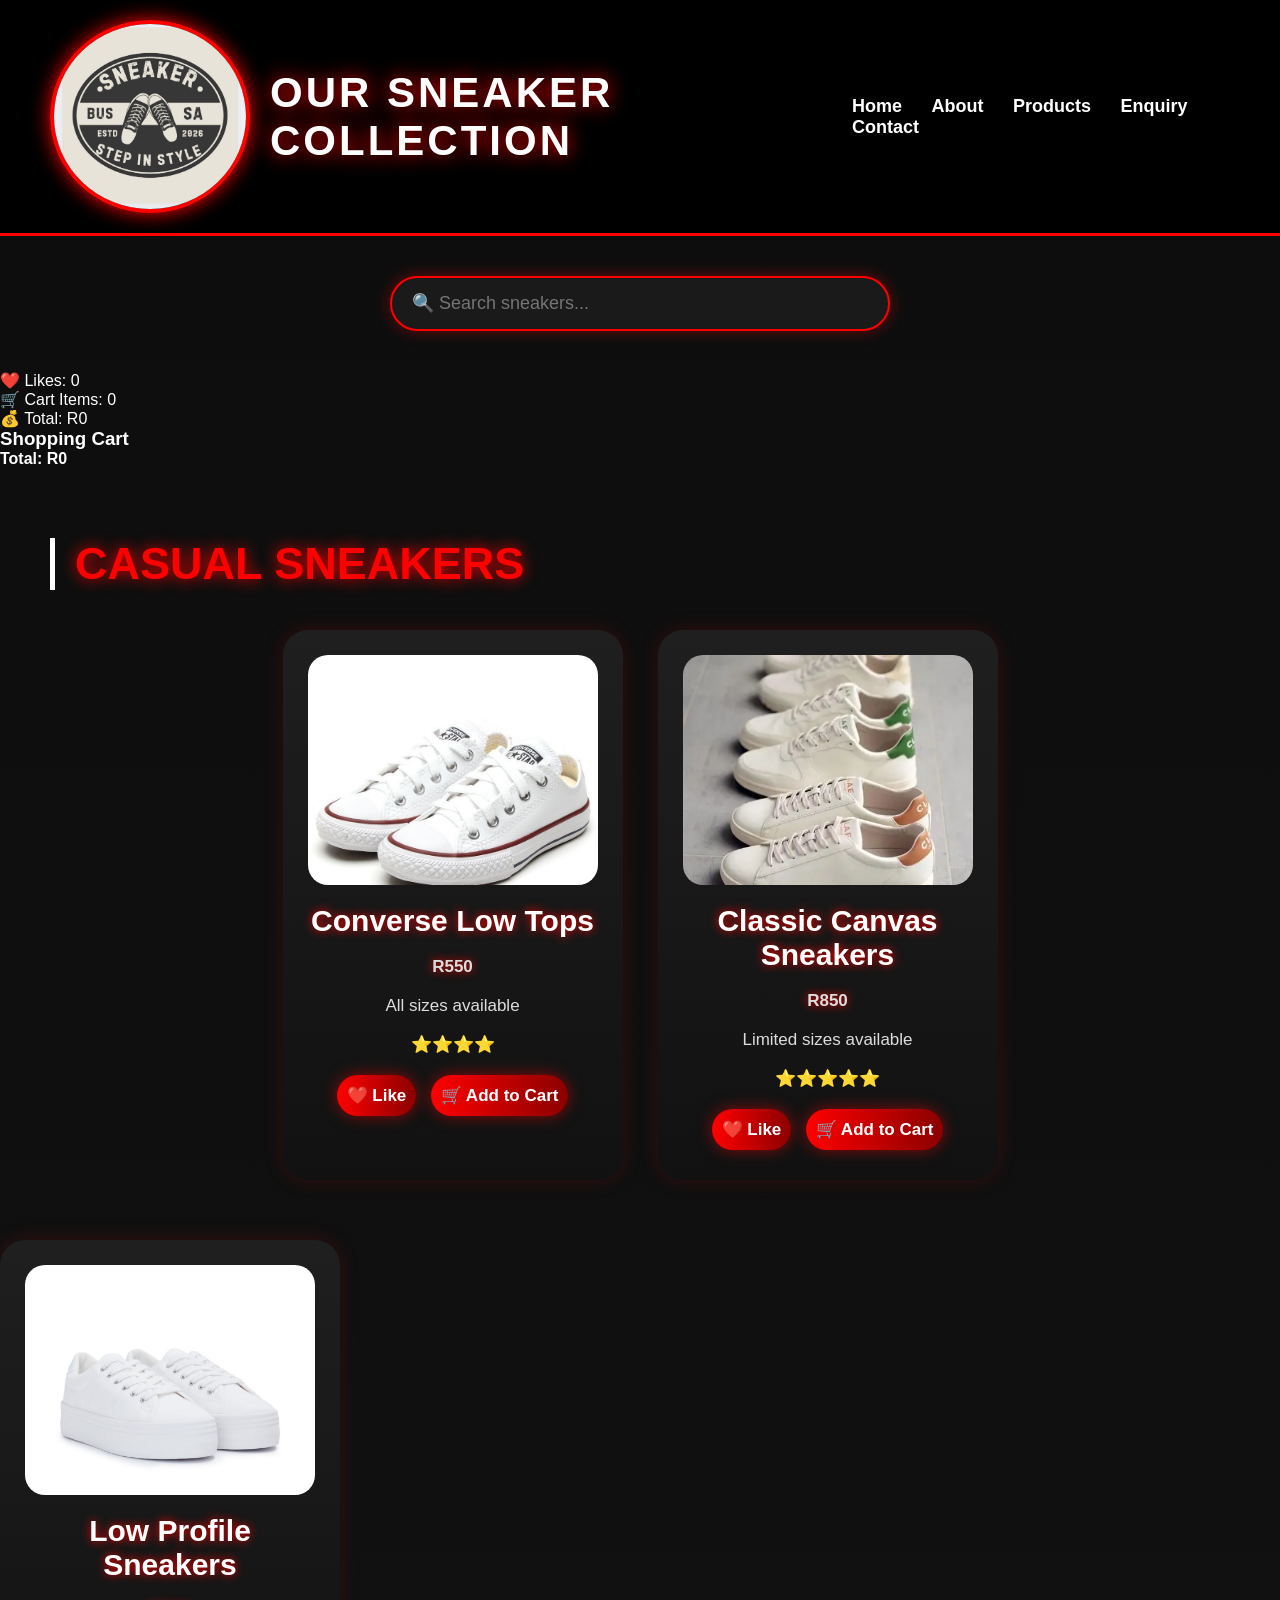
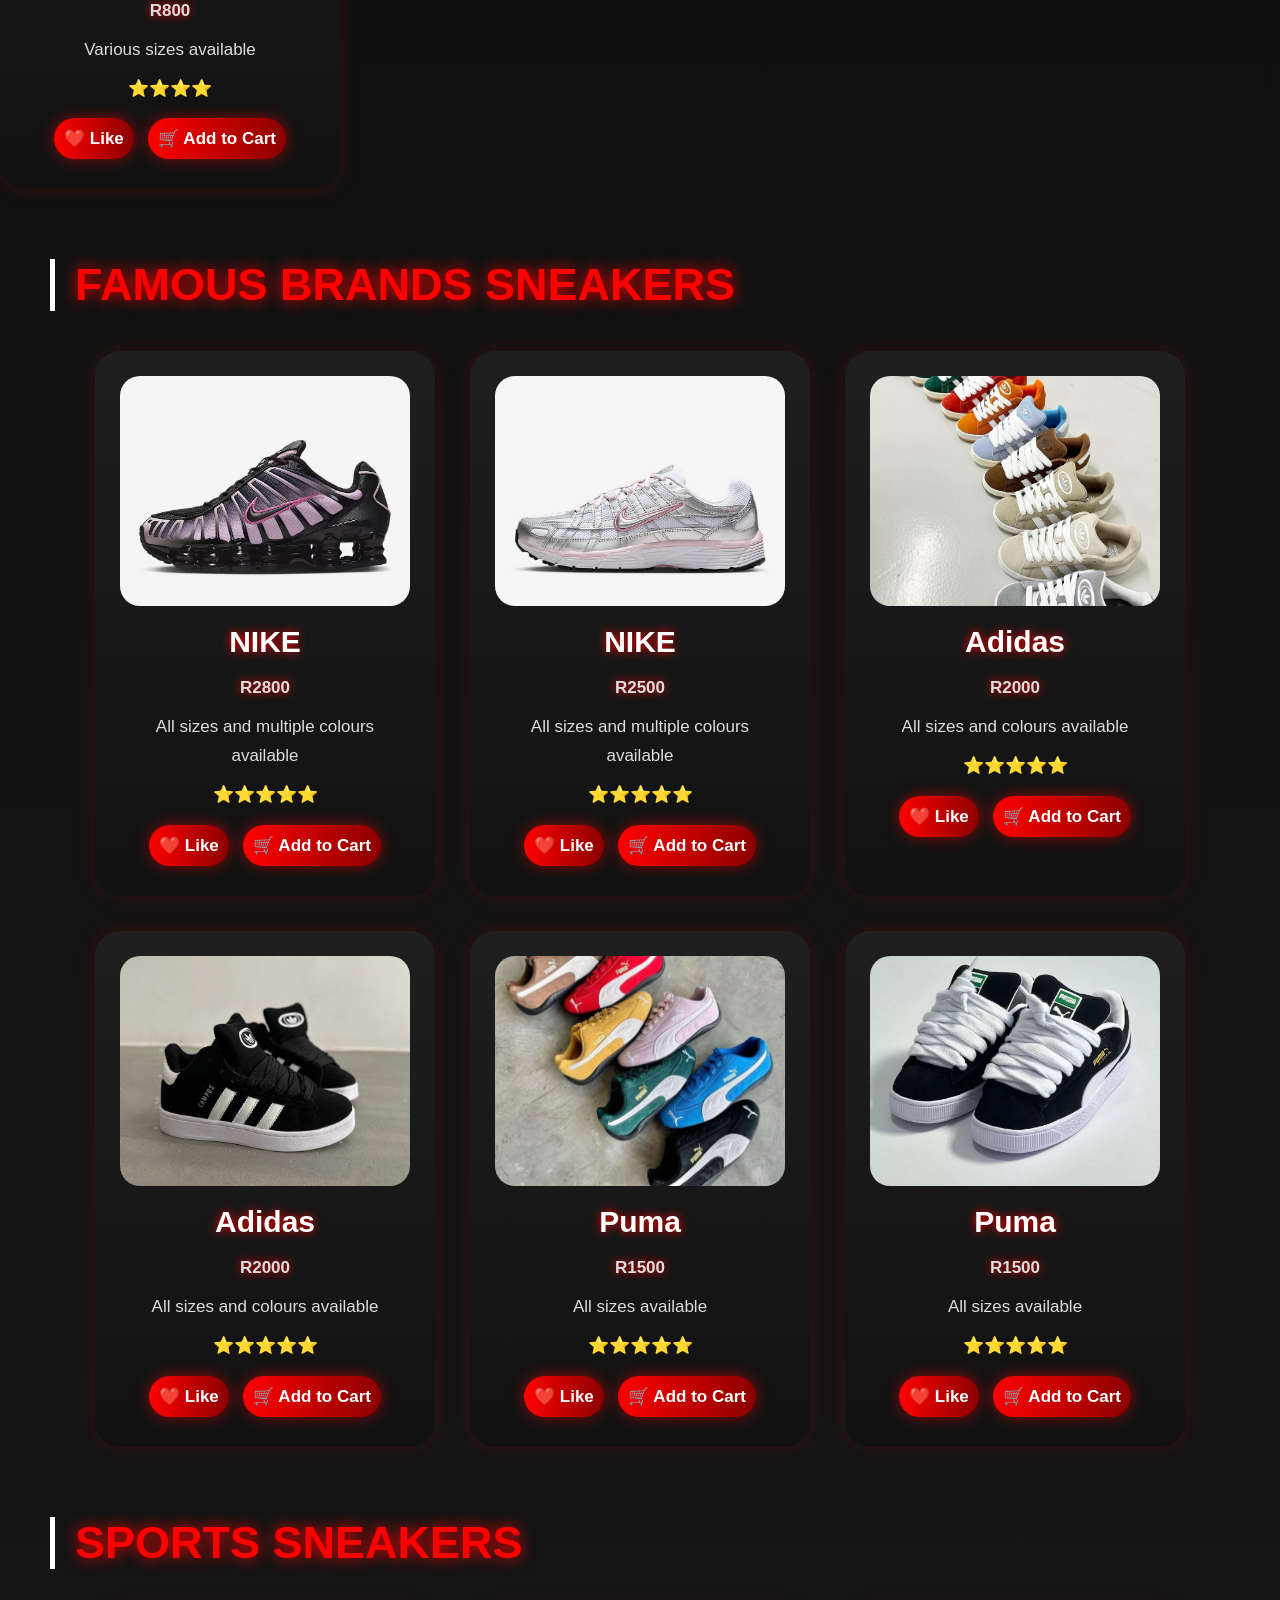
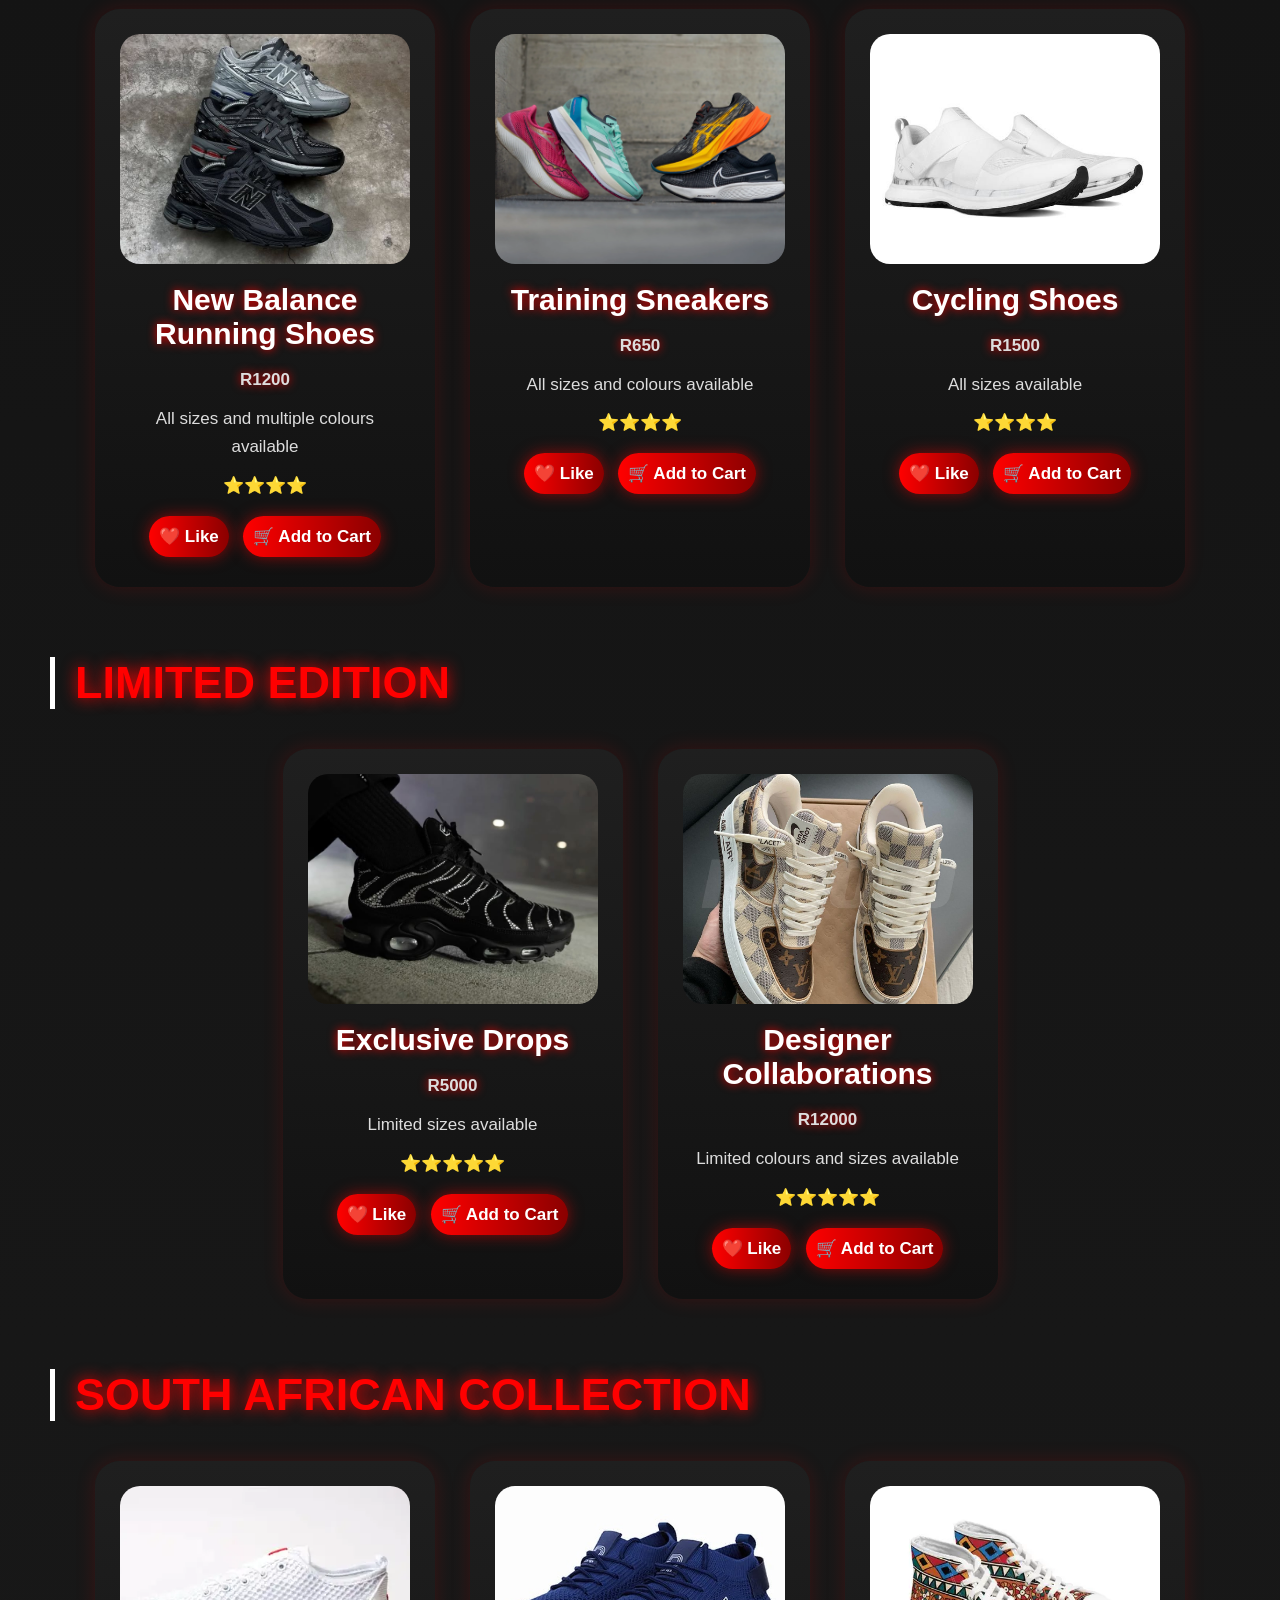
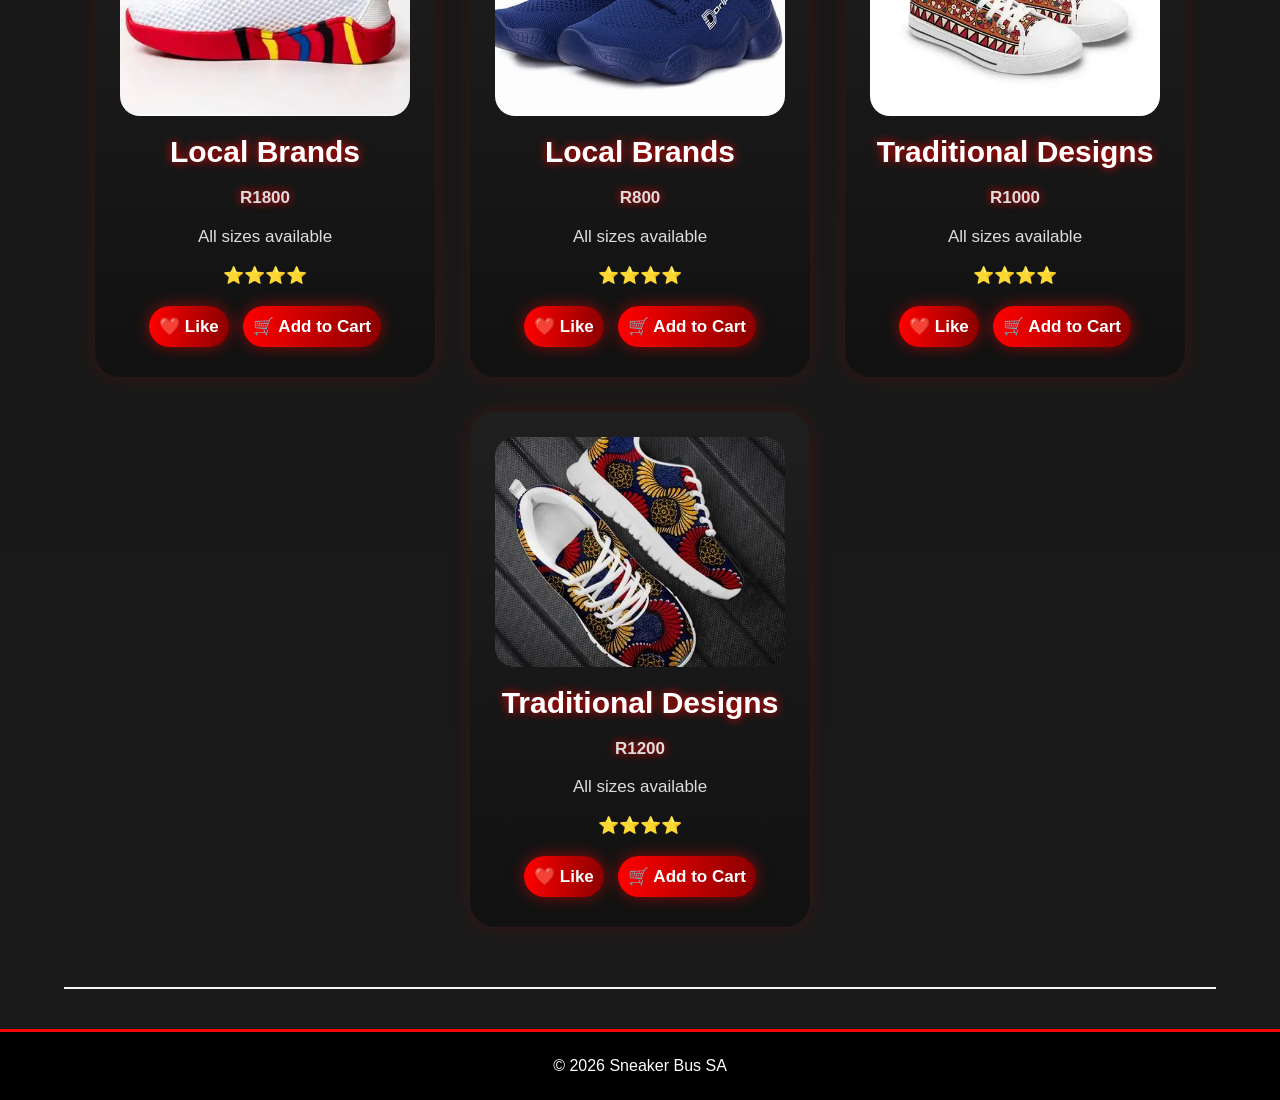
<file: products.html>
<!DOCTYPE html>
<html lang="en">
<head>
    <meta charset="UTF-8">
    <meta name="viewport" content="width=device-width, initial-scale=1.0">
    <title>Our Sneakers</title>
    <link rel="stylesheet" href="css/products.css">
    <meta name="description" content="Sneaker Bus SA - Affordable, stylish sneakers delivered to your community in Johannesburg.">
    <meta name="keywords" content="sneakers, affordable sneakers, South Africa, Johannesburg, Nike, Adidas, Puma">
    <meta name="author" content="Sneaker Bus SA">
    <meta property="og:title" content="Sneaker Bus SA">
    <meta property="og:description" content="Mobile sneaker store bringing the hottest styles to your streets.">
    <meta property="og:type" content="website">
</head>
<body>

<header>
    <div class="logo-title">
        <img src="images/a6f1ac4c-ede7-4156-9f6f-56715f5381f7.jpeg" alt="Sneaker Bus SA Logo" width="200">
        <h1>Our Sneaker Collection</h1>
    </div>
    <nav>
        <a href="index.html">Home</a> 
        <a href="about.html">About</a> 
        <a href="products.html">Products</a> 
        <a href="enquiry.html">Enquiry</a> 
        <a href="contact.html">Contact</a>
    </nav>
</header>
<!-- SEARCH BAR HERE -->

<div class="search-container">

    <input
    type="text"
    id="searchInput"
    placeholder="🔍 Search sneakers..."
    onkeyup="searchProducts()">

</div>

<p>❤️ Likes: <span id="likeCount">0</span></p>

<p>🛒 Cart Items: <span id="cartCount">0</span></p>

<p>💰 Total: R<span id="cartTotal">0</span></p>

<!-- SHOPPING CART -->
<h3>Shopping Cart</h3>

<ul id="cartList"></ul>

<p><strong>Total: R<span id="cartTotal">0</span></strong></p>

<p id="productMessage"></p>

<h2 class="section-title">Casual Sneakers</h2>

<div class="product-container">

    <div class="product-card">

        <img src="images/CONVERSE LOW.jpg" alt="Converse">

        <h3>Converse Low Tops</h3>

        <p class="price">R550</p>

        <p>All sizes available</p>

        <p class="rating">⭐⭐⭐⭐</p>

        <button class="like-btn">❤️ Like</button>
        <button class="cart-btn">🛒 Add to Cart</button>

    </div>

    <div class="product-card">

        <img src="images/casual.webp" alt="Canvas Sneakers">

        <h3>Classic Canvas Sneakers</h3>

        <p class="price">R850</p>

        <p>Limited sizes available</p>

        <p class="rating">⭐⭐⭐⭐⭐</p>

        <button class="like-btn">❤️ Like</button>
        <button class="cart-btn">🛒 Add to Cart</button>

    </div>
</div>

    <div class="product-card">

        <img src="images/no name brand.jpg" alt="Low Profile Sneakers">

        <h3>Low Profile Sneakers</h3>

        <p class="price">R800</p>

        <p>Various sizes available</p>
        <p class="rating">⭐⭐⭐⭐</p>

        <button class="like-btn">❤️ Like</button>
        <button class="cart-btn">🛒 Add to Cart</button>

    </div>

    <h2 class="section-title">Famous Brands Sneakers</h2>

<div class="product-container">

    <div class="product-card">

        <img src="images/NIKE SHOX TL R2800.jpg" alt="Nike">



        <h3>NIKE</h3>

        <p class="price">R2800</p>

        <p>All sizes and multiple colours available</p>

        <p class="rating">⭐⭐⭐⭐⭐</p>

        <button class="like-btn">❤️ Like</button>
        <button class="cart-btn">🛒 Add to Cart</button>

    </div>
     <div class="product-card">

        <img src="images/R2500.jpg" alt="Nike">

        <h3>NIKE</h3>

        <p class="price">R2500</p>

        <p>All sizes and multiple colours available</p>

        <p class="rating">⭐⭐⭐⭐⭐</p>

        <button class="like-btn">❤️ Like</button>
        <button class="cart-btn">🛒 Add to Cart</button>

    </div>

    <div class="product-card">

        <img src="images/CAMPUS SELECTION OF COLOURS.jpg" alt="Adidas">

        <h3>Adidas</h3>

        <p class="price">R2000</p>

        <p>All sizes and colours available</p>

        <p class="rating">⭐⭐⭐⭐⭐</p>

        <button class="like-btn">❤️ Like</button>
        <button class="cart-btn">🛒 Add to Cart</button>

    </div>
     <div class="product-card">

        <img src="images/CAMPUS.jpg" alt="Adidas">
        <h3>Adidas</h3>

        <p class="price">R2000</p>

        <p>All sizes and colours available</p>

        <p class="rating">⭐⭐⭐⭐⭐</p>

        <button class="like-btn">❤️ Like</button>
        <button class="cart-btn">🛒 Add to Cart</button>

    </div>

    <div class="product-card">

        <img src="images/f74e0b5b8afcf51f62dbe2d0cff85b66.jpg" alt="Puma">

        <h3>Puma</h3>

        <p class="price">R1500</p>

        <p>All sizes available</p>

        <p class="rating">⭐⭐⭐⭐⭐</p>

        <button class="like-btn">❤️ Like</button>
        <button class="cart-btn">🛒 Add to Cart</button>

    </div>
     <div class="product-card">
        <img src="images/PUMA.jpg" alt="Puma">

        <h3>Puma</h3>

        <p class="price">R1500</p>

        <p>All sizes available</p>

        <p class="rating">⭐⭐⭐⭐⭐</p>

        <button class="like-btn">❤️ Like</button>
        <button class="cart-btn">🛒 Add to Cart</button>

    </div>

</div>
 <!--SPORTS SNEAKERS -->

    <h2 class="section-title">Sports Sneakers</h2>

<div class="product-container">

    <div class="product-card">

        <img src="images/NEW BALANCE SELECTION.jpg" alt="New Balance Running Shoes">

        <h3>New Balance Running Shoes</h3>

        <p class="price">R1200</p>

        <p>All sizes and multiple colours available</p>

        <p class="rating">⭐⭐⭐⭐</p>

        <button class="like-btn">❤️ Like</button>
        <button class="cart-btn">🛒 Add to Cart</button>

    </div>

    <div class="product-card">

        <img src="images/womenvmenhero-19925083-main.webp" alt="Training Sneakers">

        <h3>Training Sneakers</h3>

        <p class="price">R650</p>

        <p>All sizes and colours available</p>

        <p class="rating">⭐⭐⭐⭐</p>

        <button class="like-btn">❤️ Like</button>
        <button class="cart-btn">🛒 Add to Cart</button>

    </div>

    <div class="product-card">

        <img src="images/cycling.jpg" alt="Cycling Shoes">

        <h3>Cycling Shoes</h3>

        <p class="price">R1500</p>

        <p>All sizes available</p>

        <p class="rating">⭐⭐⭐⭐</p>

        <button class="like-btn">❤️ Like</button>
        <button class="cart-btn">🛒 Add to Cart</button>

    </div>

</div>

<!-- LIMITED EDITION -->

<h2 class="section-title">Limited Edition</h2>

<div class="product-container">

    <div class="product-card">

        <img src="images/SWAROVSKI NIKE AIR MAX PLUS MOONLIGHT R5000.jpg" alt="Exclusive Drops">


        <h3>Exclusive Drops</h3>

        <p class="price">R5000</p>

        <p>Limited sizes available</p>

        <p class="rating">⭐⭐⭐⭐⭐</p>

        <button class="like-btn">❤️ Like</button>
        <button class="cart-btn">🛒 Add to Cart</button>

    </div>

    <div class="product-card">

        <img src="images/limited colab.jpg" alt="Designer Collaborations">

        <h3>Designer Collaborations</h3>

        <p class="price">R12000</p>

        <p>Limited colours and sizes available</p>

        <p class="rating">⭐⭐⭐⭐⭐</p>

        <button class="like-btn">❤️ Like</button>
        <button class="cart-btn">🛒 Add to Cart</button>

    </div>

</div>

<!-- SOUTH AFRICAN COLLECTION -->

<h2 class="section-title">South African Collection</h2>

<div class="product-container">

    <div class="product-card"> 
        <img src="images/BATHU SNEAKER.webp" alt="Local Brands">

        <h3>Local Brands</h3>

        <p class="price">R1800</p>

        <p>All sizes available</p>

        <p class="rating">⭐⭐⭐⭐</p>

        <button class="like-btn">❤️ Like</button>
        <button class="cart-btn">🛒 Add to Cart</button>

    </div>
      <div class="product-card">

        <img src="images/SA local brand.jpg" alt="Local Brands"> 

        <h3>Local Brands</h3>

        <p class="price">R800</p>

        <p>All sizes available</p>

        <p class="rating">⭐⭐⭐⭐</p>

        <button class="like-btn">❤️ Like</button>
        <button class="cart-btn">🛒 Add to Cart</button>

    </div>

    <div class="product-card">


        <img src="images/traditional.webp" alt="Traditional Designs">


        <h3>Traditional Designs</h3>

        <p class="price">R1000</p>

        <p>All sizes available</p>

        <p class="rating">⭐⭐⭐⭐</p>

        <button class="like-btn">❤️ Like</button>
        <button class="cart-btn">🛒 Add to Cart</button>

    </div>
    <div class="product-card">

        <img src="images/another traditional.webp" alt="Traditional Designs">

        <h3>Traditional Designs</h3>

        <p class="price">R1200</p>

        <p>All sizes available</p>

        <p class="rating">⭐⭐⭐⭐</p>

        <button class="like-btn">❤️ Like</button>
        <button class="cart-btn">🛒 Add to Cart</button>

    </div>

</div>
<script src="js/script.js"></script>
<hr>
<footer>
    <p>&copy; 2026 Sneaker Bus SA</p>
</footer>
</body>
</html>
</file>
<file: css/style.css>
/* GENERAL */
/* RESET */
*{
    margin: 0;
    padding: 0;
    box-sizing: border-box;
}

/* BODY */
body{
    font-family: Arial, Helvetica, sans-serif;
    background-color: #0d0d0d;
    color: white;
}

/* HEADER */
header{
    display: flex;
    justify-content: space-between;
    align-items: center; 
    background-color: black;
    padding: 20px 50px;
    border-bottom: 3px solid red;
    position: sticky;
    top: 0;
}

/* LOGO + TITLE */
header div{
    display: flex;
    align-items: center;
    gap: 20px;
}

header img{
    border-radius: 50%;
    border: 3px solid red;
}
.logo-title img{
    border-radius: 50%;

    border: 4px solid red;

    box-shadow: 0px 0px 20px red;

    transition: 0.4s;
}

/* LOGO HOVER */
.logo-title img:hover{
    transform: scale(1.08) rotate(5deg);
}

/* TITLE */
header h1{
    font-size: 45px;
    color: white;
    text-transform: uppercase;
    letter-spacing: 3px;
    text-shadow: 0px 0px 10px red;
}
/* NAVIGATION */
nav a{
    color: white;

    text-decoration: none;

    margin-left: 25px;

    font-size: 18px;

    font-weight: bold;

    position: relative;

    transition: 0.3s;
}

/* NAV HOVER */
nav a:hover{
    color: red;

    text-shadow: 0px 0px 10px red;
}

/* HERO SECTION */
main{
    text-align: center;
}

/* WELCOME SECTION */
.hero{
    height: 90vh;
    background: linear-gradient(rgba(0,0,0,0.7), rgba(0,0,0,0.7)),
    url("../images/Poster\ -\ Step\ Into\ Style.png");

    background-size: cover;
    background-position: center;

    display: flex;
    flex-direction: column;
    justify-content: center;
    align-items: center;

    padding: 20px;
}

/* MAIN TITLE */
.hero h2{
    font-size: 70px;
    color: white;
    text-transform: uppercase;
    text-shadow: 0px 0px 20px red;
    margin-bottom: 20px;
}

/* HERO TEXT */
.hero p{
    font-size: 22px;
    max-width: 700px;
    line-height: 1.8;
    margin-bottom: 30px;
}

/* BUTTON */
.hero a{
    background-color: red;
    color: white;
    text-decoration: none;
    padding: 18px 35px;
    font-size: 20px;
    font-weight: bold;
    border-radius: 50px;
    transition: 0.3s;
    box-shadow: 0px 0px 15px red;
}

.hero a:hover{
    background-color: white;
    color: black;
    transform: scale(1.1);
}

/* CONTENT SECTIONS */
section{
    width: 85%;
    margin: auto;
    padding: 60px 0;
}

/* HEADINGS */
section h2{
    font-size: 40px;
    color: red;
    margin-bottom: 30px;
    text-transform: uppercase;
}

/* CARDS */
.card-container{
    display: flex;
    justify-content: center;
    gap: 25px;
    flex-wrap: wrap;
}

.card{
    background-color: #1a1a1a;
    padding: 30px;
    width: 300px;
    border-radius: 20px;
    transition: 0.3s;
    box-shadow: 0px 0px 15px rgba(255,0,0,0.3);
}

.card:hover{
    transform: translateY(-10px);
    box-shadow: 0px 0px 25px red;
}

/* CARD TITLES */
.card h3{
    color: red;
    margin-bottom: 15px;
}

/* LISTS */
ul, ol{
    text-align: left;
    margin: auto;
    max-width: 700px;
    line-height: 2;
    font-size: 18px;
}

/* REVIEWS */
.review{
    background-color: #1a1a1a;
    margin-bottom: 20px;
    padding: 25px;
    border-left: 5px solid red;
    border-radius: 15px;
    box-shadow: 0px 0px 10px rgba(255,0,0,0.2);
}

/* FOOTER */
footer{
    background-color: black;
    text-align: center;
    padding: 25px;
    border-top: 3px solid red;
}

/* MOBILE */
@media(max-width: 768px){

    header{
        flex-direction: column;
        text-align: center;
    }

    nav{
        margin-top: 15px;
    }

    .hero h2{
        font-size: 45px;
    }

    .hero p{
        font-size: 18px;
    }
}
/* TABLET */
@media(max-width: 1024px){

    header{
        flex-direction: column;
        text-align: center;
    }

    header div{
        flex-direction: column;
    }

    header h1{
        font-size: 35px;
    }

    nav{
        margin-top: 20px;
    }

    nav a{
        display: inline-block;
        margin: 10px;
    }

    .section-title{
        font-size: 35px;
        margin-left: 20px;
    }

    .product-card{
        width: 45%;
    }
}
</file>
<file: css/about.css>
*{
    margin: 0;
    padding: 0;
    box-sizing: border-box;
}

/* BODY */
body{
    background-color: #f8f1f1;
    font-family: Arial, Helvetica, sans-serif;
    color: rgb(10, 4, 4);
}

/* HEADER */

header{
    display: flex;
    justify-content: space-between;
    align-items: center; 
    background-color: black;
    padding: 20px 50px;
    border-bottom: 3px solid red;
    position: sticky;
    top: 0;
}

/* LOGO + TITLE */
header div{
    display: flex;
    align-items: center;
    gap: 20px;
}

header img{
    border-radius: 50%;
    border: 3px solid red;
}
.logo-title img{
    border-radius: 50%;

    border: 4px solid red;

    box-shadow: 0px 0px 20px red;

    transition: 0.4s;
}

/* LOGO HOVER */
.logo-title img:hover{
    transform: scale(1.08) rotate(5deg);
}

/* TITLE */
header h1{
    font-size: 45px;
    color: white;
    text-transform: uppercase;
    letter-spacing: 3px;
    text-shadow: 0px 0px 10px red;
}
/* NAVIGATION */
nav a{
    color: white;
    text-decoration: none;
    margin-left: 25px;
    font-size: 18px;
    font-weight: bold;
    transition: 0.3s;
}

nav a:hover{
    color: red;
    text-shadow: 0px 0px 10px red;
}

/* MAIN */
main{
    width: 90%;
    margin: auto;
    padding: 50px 0;
}

/* HEADINGS */
main h2{
    color: red;
    font-size: 42px;
    margin-top: 70px;
    margin-bottom: 25px;
    text-transform: uppercase;
    border-left: 5px solid white;
    padding-left: 15px;
    text-shadow: 0px 0px 10px red;
}

/* SMALL HEADINGS */
main h3{
    color: red;
    font-size: 28px;
    margin-bottom: 15px;
    text-shadow: 0px 0px 8px red;
}

/* PARAGRAPHS */
main p{
    font-size: 18px;
    line-height: 1.9;
    color: #ddd;
    background-color: #1a1a1a;
    padding: 25px;
    border-radius: 20px;
    border-left: 5px solid red;
    margin-bottom: 25px;
    box-shadow: 0px 0px 15px rgba(255,0,0,0.2);
}

/* IMAGE STYLING */
main img{
    margin: 20px;
    border-radius: 20px;
    box-shadow: 0px 0px 20px rgba(255,0,0,0.4);
    transition: 0.4s;
}

/* IMAGE HOVER */
main img:hover{
    transform: scale(1.05);
    box-shadow: 0px 0px 30px red;
}

/* TEAM CONTAINER */
.team-container{
    display: flex;
    justify-content: center;
    align-items: stretch;
    flex-wrap: wrap;
    gap: 30px;
    margin-top: 50px;
    margin-bottom: 80px;
}

/* TEAM CARD */
.team-member{
    background: linear-gradient(to bottom, #1a1a1a, #111);
    width: 250px;
    min-height: 420px;
    padding: 30px 20px;
    border-radius: 25px;
    text-align: center;
    box-shadow: 0px 0px 20px rgba(255,0,0,0.2);
    transition: 0.4s;
    display: flex;
    flex-direction: column;
    justify-content: space-between;
    align-items: center;
}

/* TEAM HOVER */
.team-member:hover{
    transform: translateY(-15px) scale(1.03);
    box-shadow: 0px 0px 30px red;
}

/* TEAM IMAGE */
.team-member img{
    width: 170px;
    height: 170px;
    object-fit: cover;
    border-radius: 50%;
    border: 5px solid red;
    box-shadow: 0px 0px 25px red;
    margin-bottom: 20px;
}

/* TEAM NAME */
.team-member h3{
    color: red;
    font-size: 28px;
    margin-bottom: 10px;
}

/* TEAM ROLE */
.team-member p{
    background: none;
    border: none;
    box-shadow: none;
    padding: 0;
    margin: 0;
    color: #ddd;
    font-size: 17px;
    line-height: 1.6;
}

/* FAQ SECTION */
main strong{
    color: gold;
    font-size: 20px;
}

/* HR */
hr{
    border: 1px solid rgb(243, 239, 239);
    width: 90%;
    margin: auto;
}

/* FOOTER */
footer{
    background-color: black;
    color: white;
    text-align: center;
    padding: 25px;
    margin-top: 40px;
    border-top: 3px solid red;
}
footer p{
    margin: 0;
}

/* MOBILE RESPONSIVE */
@media(max-width: 768px){

    header{
        flex-direction: column;
        text-align: center;
    }

    header h1{
        font-size: 32px;
        margin-top: 15px;
    }

    nav{
        margin-top: 20px;
    }

    nav a{
        display: inline-block;
        margin: 10px;
    }

    main h2{
        font-size: 32px;
    }

    .team-member{
        width: 100%;
    }
}
/* TABLET */
@media(max-width: 1024px){

    header{
        flex-direction: column;
        text-align: center;
    }

    header div{
        flex-direction: column;
    }

    header h1{
        font-size: 35px;
    }

    nav{
        margin-top: 20px;
    }

    nav a{
        display: inline-block;
        margin: 10px;
    }

    .section-title{
        font-size: 35px;
        margin-left: 20px;
    }

    .product-card{
        width: 45%;
    }
}
</file>
<file: css/contact.css>
/* RESET */
*{
    margin: 0;
    padding: 0;
    box-sizing: border-box;
}

/* BODY */
body{
    background-color: #0d0d0d;
    color: white;
    font-family: Arial, Helvetica, sans-serif;
}

/* HEADER */
header{
    display: flex;
    justify-content: space-between;
    align-items: center; 
    background-color: black;
    padding: 20px 50px;
    border-bottom: 3px solid red;
    position: sticky;
    top: 0;
}

/* LOGO + TITLE */
header div{
    display: flex;
    align-items: center;
    gap: 20px;
}

/* LOGO */
header img{
    border-radius: 50%;
    border: 4px solid red;
    box-shadow: 0px 0px 15px red;
}
.logo-title img{
    border-radius: 50%;

    border: 4px solid red;

    box-shadow: 0px 0px 20px red;

    transition: 0.4s;
}

/* LOGO HOVER */
.logo-title img:hover{
    transform: scale(1.08) rotate(5deg);
}

/* TITLE */
header h1{
    font-size: 45px;
    color: white;
    text-transform: uppercase;
    letter-spacing: 3px;

    text-shadow: 0px 0px 15px red;
}

/* NAVIGATION */
nav a{
    color: white;

    text-decoration: none;

    margin-left: 25px;

    font-size: 18px;

    font-weight: bold;

    transition: 0.3s;
}

nav a:hover{
    color: red;
}

/* HERO */
.contact-hero{
    height: 45vh;

    background: linear-gradient(rgba(0,0,0,0.7), rgba(0,0,0,0.7)),
    url(../images/Poster\ -\ Step\ Into\ Style.png);

    background-size: cover;
    background-position: center;

    display: flex;
    flex-direction: column;
    justify-content: center;
    align-items: center;

    text-align: center;
}

/* HERO TEXT */
.contact-hero h2{
    font-size: 60px;

    text-shadow: 0px 0px 20px red;

    margin-bottom: 15px;
}

.contact-hero p{
    font-size: 22px;
}

/* MAIN */
main{
    width: 90%;

    margin: auto;

    padding: 60px 0;
}

/* CONTACT CARDS */
.contact-container{
    display: flex;

    justify-content: center;

    gap: 30px;

    flex-wrap: wrap;

    margin-bottom: 80px;
}

/* CARD */
.contact-card{
    background: linear-gradient(to bottom, #1a1a1a, #111);

    width: 300px;

    padding: 40px 20px;

    border-radius: 20px;

    text-align: center;

    box-shadow: 0px 0px 15px rgba(255,0,0,0.2);

    transition: 0.4s;
}

.contact-card:hover{
    transform: translateY(-10px);

    box-shadow: 0px 0px 25px red;
}

/* CARD TITLES */
.contact-card h3{
    color: red;

    margin-bottom: 20px;

    font-size: 28px;
}

/* FORM SECTION */
.form-section{
    text-align: center;

    margin-bottom: 80px;
}

/* SECTION TITLES */
.form-section h2,
.hours-section h2,
.social-section h2{
    color: red;

    font-size: 40px;

    margin-bottom: 30px;

    text-shadow: 0px 0px 10px red;
}

/* FORM */
form{
    max-width: 700px;

    margin: auto;

    display: flex;

    flex-direction: column;

    gap: 20px;
}

/* INPUTS */
input,
textarea{
    padding: 18px;

    border: none;

    border-radius: 15px;

    background-color: #1a1a1a;

    color: white;

    font-size: 16px;
}

/* BUTTON */
button{
    background-color: red;

    color: white;

    border: none;

    padding: 18px;

    border-radius: 40px;

    font-size: 18px;

    font-weight: bold;

    cursor: pointer;

    transition: 0.3s;
}

button:hover{
    background-color: white;

    color: black;

    transform: scale(1.05);
}

/* HOURS */
.hours-card{
    background-color: #1a1a1a;

    padding: 30px;

    border-radius: 20px;

    text-align: center;

    max-width: 500px;

    margin: auto;

    box-shadow: 0px 0px 15px rgba(255,0,0,0.2);
}

/* SOCIALS */
.socials{
    display: flex;

    justify-content: center;

    gap: 30px;

    margin-top: 20px;
}

/* SOCIAL LINKS */
.socials a{
    text-decoration: none;

    color: white;

    background-color: #1a1a1a;

    padding: 15px 25px;

    border-radius: 40px;

    transition: 0.3s;
}

.socials a:hover{
    background-color: red;

    transform: scale(1.1);
}

/* FOOTER */
footer{
    background-color: black;

    text-align: center;

    padding: 25px;

    border-top: 3px solid red;
}

/* MOBILE */
@media(max-width: 768px){

    header{
        flex-direction: column;

        text-align: center;
    }

    nav{
        margin-top: 20px;
    }

    .contact-hero h2{
        font-size: 40px;
    }

    .contact-hero p{
        font-size: 18px;
    }
}
/* TABLET */
@media(max-width: 1024px){

    header{
        flex-direction: column;
        text-align: center;
    }

    header div{
        flex-direction: column;
    }

    header h1{
        font-size: 35px;
    }

    nav{
        margin-top: 20px;
    }

    nav a{
        display: inline-block;
        margin: 10px;
    }

    .section-title{
        font-size: 35px;
        margin-left: 20px;
    }

    .product-card{
        width: 45%;
    }
}
</file>
<file: css/enquiry.css>
/* RESET */
/* RESET */
*{
    margin: 0;
    padding: 0;
    box-sizing: border-box;
}

/* BODY */
body{
    background-color: #f1eded;
    color: white;
    font-family: Arial, Helvetica, sans-serif;
}

header{
    display: flex;
    justify-content: space-between;
    align-items: center; 
    background-color: black;
    padding: 20px 50px;
    border-bottom: 3px solid red;
    position: sticky;
    top: 0;
}

/* LOGO + TITLE */
header div{
    display: flex;
    align-items: center;
    gap: 20px;
}

/* LOGO */
header img{
    border-radius: 50%;
    
    border: 4px solid red;
    box-shadow: 0px 0px 20px red;
   
}
.logo-title img{
    border-radius: 50%;

    border: 4px solid red;

    box-shadow: 0px 0px 20px red;

    transition: 0.4s;
}

/* LOGO HOVER */
.logo-title img:hover{
    transform: scale(1.08) rotate(5deg);
}


/* TITLE */
header h1{
    color: white;

    font-size: 42px;

    text-transform: uppercase;

    text-shadow: 0px 0px 15px red;
}

/* NAVIGATION */
nav a{
    color: white;

    text-decoration: none;

    margin-left: 25px;

    font-size: 18px;

    font-weight: bold;

    transition: 0.3s;
}

nav a:hover{
    color: red;

    text-shadow: 0px 0px 10px red;
}

/* MAIN */
main{
    width: 90%;

    margin: auto;

    padding: 60px 0;
}

/* HEADINGS */
main h2{
    color: red;

    font-size: 42px;

    margin-bottom: 40px;

    margin-top: 60px;

    text-transform: uppercase;

    border-left: 5px solid white;

    padding-left: 15px;

    text-shadow: 0px 0px 10px red;
}

/* FAQ BOXES */
main p{
    background: linear-gradient(to bottom, #1a1a1a, #111);

    padding: 25px;

    margin-bottom: 25px;

    border-radius: 20px;

    border-left: 5px solid red;

    line-height: 1.8;

    font-size: 18px;

    color: #ddd;

    box-shadow: 0px 0px 15px rgba(255,0,0,0.2);

    transition: 0.4s;
}

/* FAQ HOVER */
main p:hover{
    transform: translateX(10px);

    box-shadow: 0px 0px 25px red;
}

/* QUESTIONS */
main strong{
    color: white;

    font-size: 20px;
}

/* FORM SECTION */
form{
    background: linear-gradient(to bottom, #1a1a1a, #111);

    max-width: 700px;

    margin: auto;

    padding: 40px;

    border-radius: 25px;

    box-shadow: 0px 0px 20px rgba(255,0,0,0.2);
}

/* LABELS */
label{
    font-size: 18px;

    color: red;

    font-weight: bold;
}

/* INPUTS */
input,
textarea{
    width: 100%;

    padding: 18px;

    margin-top: 10px;

    margin-bottom: 25px;

    border: none;

    border-radius: 15px;

    background-color: #0d0d0d;

    color: white;

    font-size: 16px;

    outline: none;

    border: 2px solid transparent;

    transition: 0.3s;
}

/* INPUT FOCUS */
input:focus,
textarea:focus{
    border: 2px solid red;

    box-shadow: 0px 0px 15px red;
}

/* TEXTAREA */
textarea{
    resize: none;

    height: 150px;
}

/* SUBMIT BUTTON */
input[type="submit"]{
    background-color: red;

    color: white;

    font-size: 18px;

    font-weight: bold;

    border-radius: 40px;

    cursor: pointer;

    transition: 0.3s;

    border: none;
}

/* BUTTON HOVER */
input[type="submit"]:hover{
    background-color: white;

    color: black;

    transform: scale(1.05);

    box-shadow: 0px 0px 20px red;
}

/* HR */
hr{
    border: 1px solid red;

    width: 90%;

    margin: auto;
}

/* FOOTER */
footer{
    background-color: black;

    color: white;

    text-align: center;

    padding: 25px;

    margin-top: 50px;

    border-top: 3px solid red;
}

/* FOOTER TEXT */
footer p{
    margin: 0;
}

/* MOBILE RESPONSIVE */
@media(max-width: 768px){

    header{
        flex-direction: column;

        text-align: center;
    }

    nav{
        margin-top: 20px;
    }

    nav a{
        display: inline-block;

        margin: 10px;
    }

    header h1{
        font-size: 32px;
    }

    main h2{
        font-size: 30px;
    }

    form{
        padding: 25px;
    }
}
/* TABLET */
@media(max-width: 1024px){

    header{
        flex-direction: column;
        text-align: center;
    }

    header div{
        flex-direction: column;
    }

    header h1{
        font-size: 35px;
    }

    nav{
        margin-top: 20px;
    }

    nav a{
        display: inline-block;
        margin: 10px;
    }

    .section-title{
        font-size: 35px;
        margin-left: 20px;
    }

    .product-card{
        width: 45%;
    }
}
</file>
<file: productss.css>
/* RESET */
*{
    margin: 0;
    padding: 0;
    box-sizing: border-box;
}

/* BODY */
body{
    background: #0d0d0d;
    font-family: Arial, Helvetica, sans-serif;

    color: white;
}

/* HEADER */
header{
    display: flex;
    justify-content: space-between;
    align-items: center;
    padding: 20px 50px;
    background-color: black;
    border-bottom: 3px solid red;
    position: sticky;
    top: 0;
    z-index: 1000;
}

/* LOGO */
header img{
    border-radius: 50%;
    border: 4px solid red;

    box-shadow: 0px 0px 20px red;

    transition: 0.4s;
}

header img:hover{
    transform: rotate(5deg) scale(1.05);
}

/* TITLE */
header h1{
    font-size: 42px;
    text-transform: uppercase;
    letter-spacing: 3px;
    text-shadow: 0px 0px 15px red;
    margin-left: 20px;
    flex: 1;
}

/* NAVIGATION */
nav a{
    color: white;
    text-decoration: none;
    margin-left: 25px;
    font-size: 18px;
    font-weight: bold;
    transition: 0.3s;
}

nav a:hover{
    color: red;
    text-shadow: 0px 0px 10px red;
}

/* SECTION TITLES */
.section-title{
    font-size: 45px;
    color: red;
    margin-top: 70px;
    margin-bottom: 40px;
    margin-left: 50px;
    text-transform: uppercase;
    border-left: 5px solid white;
    padding-left: 20px;
    text-shadow: 0px 0px 15px red;
}

/* PRODUCT CONTAINER */
.product-container{
    width: 95%;
    margin: auto;
    display: flex;
    flex-wrap: wrap;
    justify-content: center;
    gap: 35px;
    padding-bottom: 80px;
}

/* PRODUCT CARD */
.product-card{
    background: linear-gradient(to bottom, #1a1a1a, #111);
    width: 350px;
    border-radius: 25px;
    overflow: hidden;
    text-align: center;
    padding: 25px;
    box-shadow: 0px 0px 20px rgba(255,0,0,0.15);
    transition: 0.4s;
    position: relative;
}

/* CARD HOVER */
.product-card:hover{
    transform: translateY(-15px) scale(1.02);
    box-shadow: 0px 0px 35px red;
}

/* PRODUCT IMAGES */
.product-card img{
    width: 100%;
    height: 250px;
    object-fit: cover;
    border-radius: 20px;
    margin-bottom: 15px;
    transition: 0.4s;
}

/* IMAGE HOVER */
.product-card:hover img{
    transform: scale(1.04);
}

/* PRODUCT NAME */
.product-card h3{
    font-size: 28px;
    color: white;
    margin-bottom: 15px;
    text-shadow: 0px 0px 10px red;
}

/* PRICE */
.price{
    color: red;
    font-size: 30px;
    font-weight: bold;
    margin-bottom: 10px;
    text-shadow: 0px 0px 10px red;
}

/* DESCRIPTION */
.product-card p{
    color: #ddd;
    font-size: 17px;
    line-height: 1.7;
    margin-bottom: 12px;
}

/* RATING */
.rating{
    font-size: 22px;
    margin-bottom: 20px;
}

/* BUTTON */
button{
    background: linear-gradient(to right, red, darkred);
    color: white;
    border: none;
    padding: 15px 35px;
    border-radius: 40px;
    font-size: 17px;
    font-weight: bold;
    cursor: pointer;
    transition: 0.4s;
    box-shadow: 0px 0px 15px rgba(255,0,0,0.5);
}

/* BUTTON HOVER */
button:hover{
    background: white;
    color: black;
    transform: scale(1.08);
    box-shadow: 0px 0px 20px red;
}

/* HR */
hr{
    border: 1px solid red;
    width: 90%;
    margin: auto;
}

/* FOOTER */
footer{
    background-color: black;
    text-align: center;
    padding: 30px;
    margin-top: 50px;
    border-top: 3px solid red;
}

/* FOOTER TEXT */
footer p{
    color: white;

    font-size: 17px;
}

/* SCROLLBAR */
::-webkit-scrollbar{
    width: 10px;
}

::-webkit-scrollbar-track{
    background: #111;
}

::-webkit-scrollbar-thumb{
    background: red;

    border-radius: 10px;
}

/* MOBILE RESPONSIVE */
@media(max-width: 768px){

    header{
        flex-direction: column;

        text-align: center;
    }

    header h1{
        margin: 20px 0;

        font-size: 30px;
    }

    nav{
        margin-top: 10px;
    }

    nav a{
        display: inline-block;

        margin: 10px;
    }

    .section-title{
        font-size: 30px;

        margin-left: 20px;
    }

    .product-card{
        width: 95%;
    }
}
</file>
<file: css/products.css>
/* RESET */

/* RESET */
*{
    margin: 0;
    padding: 0;
    box-sizing: border-box;
}

/* BODY */
body{
    background: linear-gradient(to bottom, #0d0d0d, #1a1a1a);
    font-family: Arial, Helvetica, sans-serif;
    color: white;
}

/* HEADER */
header{
    display: flex;
    justify-content: space-between;
    align-items: center;

    padding: 20px 50px;

    background-color: rgba(0,0,0,0.95);

    border-bottom: 3px solid red;

    position: sticky;
    top: 0;
    z-index: 1000;
}

/* LOGO + TITLE */
header div{
    display: flex;
    align-items: center;
    gap: 20px;
}

/* LOGO */
header img{
    border-radius: 50%;

    border: 4px solid red;

    box-shadow: 0px 0px 20px red;

    transition: 0.4s;
}

/* LOGO HOVER */
header img:hover{
    transform: scale(1.08) rotate(5deg);
}

/* TITLE */
header h1{
    font-size: 42px;

    color: white;

    text-transform: uppercase;

    letter-spacing: 3px;

    text-shadow: 0px 0px 20px red;
}

/* NAVIGATION */
nav a{
    color: white;

    text-decoration: none;

    margin-left: 25px;

    font-size: 18px;

    font-weight: bold;

    position: relative;

    transition: 0.3s;
}

/* NAV HOVER */
nav a:hover{
    color: red;

    text-shadow: 0px 0px 10px red;
}

/* SECTION TITLES */
.section-title{
    color: red;

    font-size: 45px;

    text-transform: uppercase;

    margin-top: 70px;

    margin-bottom: 40px;

    margin-left: 50px;

    border-left: 5px solid white;

    padding-left: 20px;

    text-shadow: 0px 0px 15px red;
}

.search-container{
    text-align: center;
    margin: 40px 0;
}

#searchInput{
    width: 60%;
    max-width: 500px;
    padding: 15px 20px;
    border: 2px solid red;
    border-radius: 50px;
    font-size: 18px;
    background-color: #1a1a1a;
    color: white;
    outline: none;
    box-shadow: 0px 0px 15px rgba(255,0,0,0.4);
}

#searchInput:focus{
    box-shadow: 0px 0px 20px red;
}
/* PRODUCT CONTAINER */
.product-container{
    width: 95%;

    margin: auto;

    display: flex;

    flex-wrap: wrap;

    justify-content: center;

    gap: 35px;

    margin-bottom: 60px;
}

/* PRODUCT CARD */
.product-card{
    background: linear-gradient(to bottom, #1f1f1f, #111);

    width: 340px;

    border-radius: 25px;

    overflow: hidden;

    padding: 25px;

    text-align: center;

    box-shadow: 0px 0px 20px rgba(255,0,0,0.15);

    transition: 0.4s;

    position: relative;
}

/* CARD HOVER */
.product-card:hover{
    transform: translateY(-15px) scale(1.02);

    box-shadow: 0px 0px 35px red;
}

/* PRODUCT IMAGES */
.product-card img{
    width: 100%;

    height: 230px;

    object-fit: cover;

    border-radius: 20px;

    margin-bottom: 15px;

    transition: 0.4s;
}

/* IMAGE HOVER */
.product-card:hover img{
    transform: scale(1.05);
}

/* PRODUCT NAME */
.product-card h3{
    font-size: 30px;

    color: white;

    margin-bottom: 15px;

    text-shadow: 0px 0px 10px red;
}

/* PRICE */
.price{
    color: red;

    font-size: 32px;

    font-weight: bold;

    margin-bottom: 15px;

    text-shadow: 0px 0px 10px red;
}

/* DESCRIPTION */
.product-card p{
    color: #ddd;

    font-size: 17px;

    line-height: 1.7;

    margin-bottom: 10px;
}
#productMessage{
    color: green;
    font-weight: bold;
    margin: 15px 0;
    text-align: center;
}

.like-btn,
.cart-btn{
    padding: 10px;
    margin: 5px;
    cursor: pointer;
}

/* STAR RATING */
.rating{
    font-size: 22px;

    margin-bottom: 20px;
}

/* BUY BUTTON */
button{
    background: linear-gradient(to right, red, darkred);

    color: white;

    border: none;

    padding: 15px 35px;

    border-radius: 40px;

    font-size: 17px;

    font-weight: bold;

    cursor: pointer;

    transition: 0.4s;

    box-shadow: 0px 0px 15px rgba(255,0,0,0.5);
}

/* BUTTON HOVER */
button:hover{
    background: white;

    color: black;

    transform: scale(1.08);

    box-shadow: 0px 0px 20px red;
}

/* HR */
hr{
    border: 1px solid rgb(250, 245, 245);
    width: 90%;

    margin: auto;
}

/* FOOTER */
footer{ width: 100%; 
    background-color: black; 
    color: white; 
    text-align: center; 
    padding: 25px 0; 
    margin-top: 40px;
    border-top: 3px solid red; }

/* FOOTER TEXT */
footer p{
    margin: 0;
}

/* SCROLLBAR */
::-webkit-scrollbar{
    width: 10px;
}

::-webkit-scrollbar-track{
    background: #111;
}

::-webkit-scrollbar-thumb{
    background: red;

    border-radius: 10px;
}

/* MOBILE RESPONSIVE */
@media(max-width: 768px){

    header{
        flex-direction: column;

        text-align: center;
    }

    header div{
        flex-direction: column;
    }

    header h1{
        font-size: 30px;
    }

    nav{
        margin-top: 20px;
    }

    nav a{
        display: inline-block;

        margin: 10px;
    }

    .section-title{
        font-size: 30px;

        margin-left: 20px;
    }

    .product-card{
        width: 95%;
    }
}
/* TABLET */
@media(max-width: 1024px){

    header{
        flex-direction: column;
        text-align: center;
    }

    header div{
        flex-direction: column;
    }

    header h1{
        font-size: 35px;
    }

    nav{
        margin-top: 20px;
    }

    nav a{
        display: inline-block;
        margin: 10px;
    }

    .section-title{
        font-size: 35px;
        margin-left: 20px;
    }

    .product-card{
        width: 45%;
    }
}
</file>
